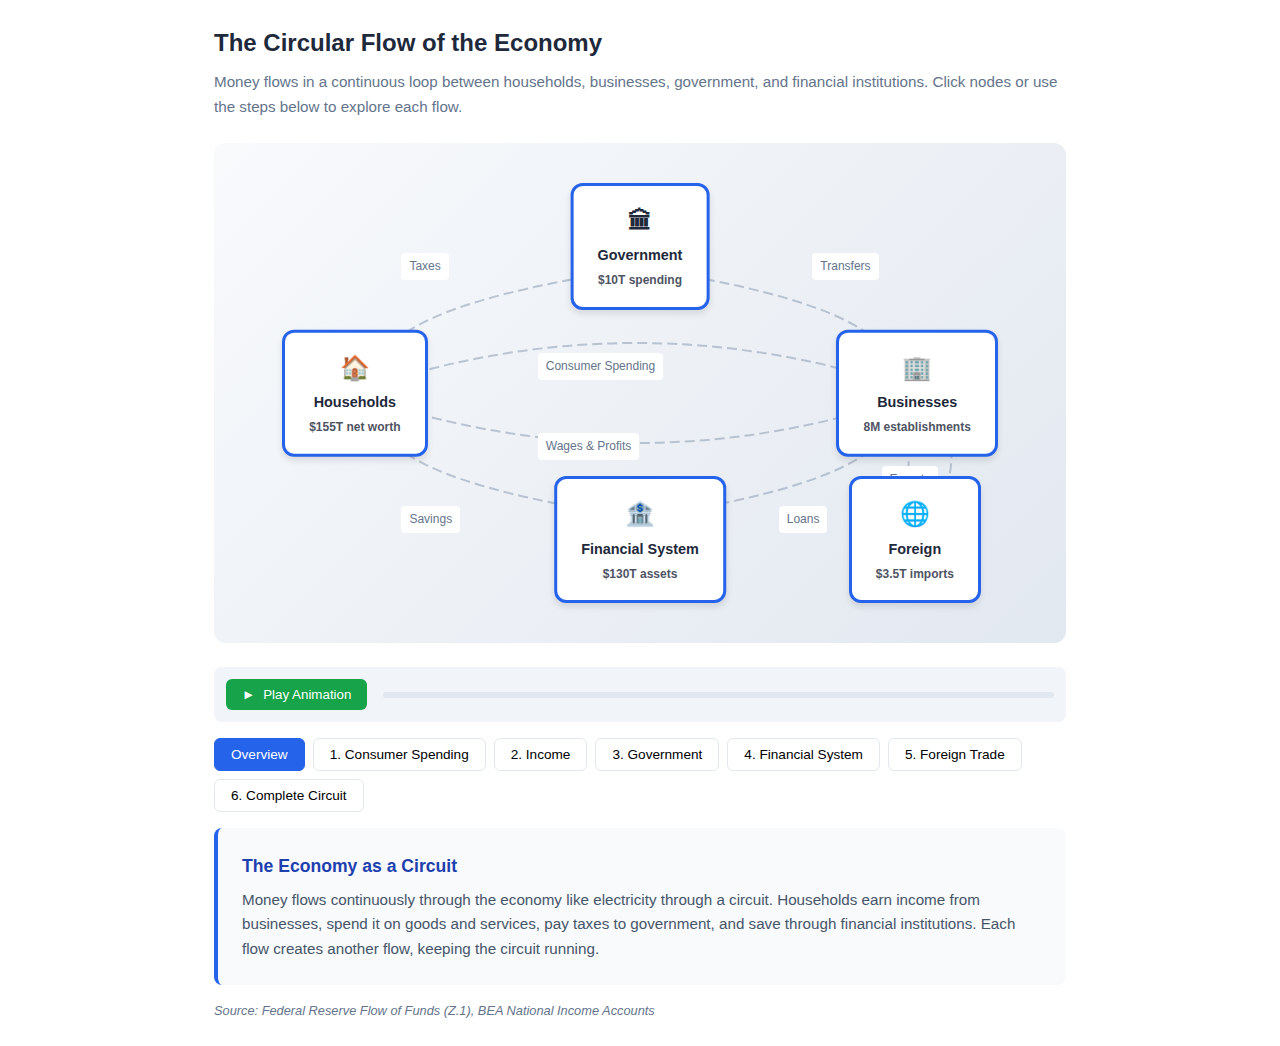
<file: _interactive/circular-flow.html>
<!DOCTYPE html>
<html lang="en">
<head>
    <meta charset="UTF-8">
    <meta name="viewport" content="width=device-width, initial-scale=1.0">
    <title>Circular Flow of the Economy - Interactive</title>
    <style>
        * {
            margin: 0;
            padding: 0;
            box-sizing: border-box;
        }
        body {
            font-family: -apple-system, BlinkMacSystemFont, 'Segoe UI', Roboto, sans-serif;
            background: #ffffff;
            color: #1e293b;
            line-height: 1.6;
        }
        .container {
            max-width: 900px;
            margin: 0 auto;
            padding: 1.5rem;
        }
        .title {
            font-size: 1.5rem;
            font-weight: 700;
            margin-bottom: 0.5rem;
        }
        .subtitle {
            font-size: 0.95rem;
            color: #64748b;
            margin-bottom: 1.5rem;
        }
        .diagram-container {
            position: relative;
            width: 100%;
            height: 500px;
            background: linear-gradient(135deg, #f8fafc 0%, #e2e8f0 100%);
            border-radius: 12px;
            overflow: hidden;
        }
        .node {
            position: absolute;
            padding: 1rem 1.5rem;
            background: white;
            border: 3px solid #2563eb;
            border-radius: 12px;
            font-weight: 600;
            text-align: center;
            cursor: pointer;
            transition: all 0.3s ease;
            z-index: 10;
            box-shadow: 0 4px 6px rgba(0,0,0,0.1);
        }
        .node:hover {
            transform: scale(1.05);
            box-shadow: 0 8px 20px rgba(37, 99, 235, 0.3);
        }
        .node.active {
            background: #2563eb;
            color: white;
            transform: scale(1.08);
            box-shadow: 0 0 30px rgba(37, 99, 235, 0.5);
        }
        .node-icon {
            font-size: 1.5rem;
            margin-bottom: 0.25rem;
        }
        .node-label {
            font-size: 0.9rem;
        }
        .node-value {
            font-size: 0.75rem;
            opacity: 0.8;
            margin-top: 0.25rem;
        }

        /* Node positions */
        #households { top: 50%; left: 8%; transform: translateY(-50%); }
        #businesses { top: 50%; right: 8%; transform: translateY(-50%); }
        #government { top: 8%; left: 50%; transform: translateX(-50%); }
        #financial { bottom: 8%; left: 50%; transform: translateX(-50%); }
        #foreign { bottom: 8%; right: 10%; }

        svg.flows {
            position: absolute;
            top: 0;
            left: 0;
            width: 100%;
            height: 100%;
            pointer-events: none;
        }
        .flow-path {
            fill: none;
            stroke: #94a3b8;
            stroke-width: 2;
            opacity: 0.6;
            transition: all 0.3s;
        }
        .flow-path.active {
            stroke: #2563eb;
            stroke-width: 4;
            opacity: 1;
        }
        .flow-path.highlight {
            stroke: #16a34a;
            stroke-width: 4;
            opacity: 1;
            animation: flowAnimation 1.5s ease-in-out infinite;
        }
        @keyframes flowAnimation {
            0%, 100% { stroke-dashoffset: 0; }
            50% { stroke-dashoffset: 20; }
        }
        .flow-label {
            position: absolute;
            font-size: 0.75rem;
            color: #64748b;
            background: white;
            padding: 0.25rem 0.5rem;
            border-radius: 4px;
            white-space: nowrap;
            pointer-events: none;
            transition: all 0.3s;
        }
        .flow-label.active {
            color: #2563eb;
            font-weight: 600;
            transform: scale(1.1);
        }

        .steps-container {
            margin-top: 1.5rem;
        }
        .step-buttons {
            display: flex;
            gap: 0.5rem;
            flex-wrap: wrap;
            margin-bottom: 1rem;
        }
        .step-btn {
            padding: 0.5rem 1rem;
            border: 1px solid #e2e8f0;
            border-radius: 6px;
            background: white;
            cursor: pointer;
            font-size: 0.85rem;
            transition: all 0.2s;
        }
        .step-btn:hover {
            border-color: #2563eb;
        }
        .step-btn.active {
            background: #2563eb;
            color: white;
            border-color: #2563eb;
        }
        .step-content {
            padding: 1.5rem;
            background: #f8fafc;
            border-radius: 8px;
            border-left: 4px solid #2563eb;
        }
        .step-title {
            font-weight: 700;
            font-size: 1.1rem;
            margin-bottom: 0.5rem;
            color: #1e40af;
        }
        .step-text {
            font-size: 0.95rem;
            color: #475569;
        }
        .step-value {
            display: inline-block;
            padding: 0.25rem 0.75rem;
            background: #dbeafe;
            color: #1e40af;
            border-radius: 20px;
            font-weight: 600;
            font-size: 0.9rem;
            margin-top: 0.5rem;
        }

        .playback-controls {
            display: flex;
            align-items: center;
            gap: 1rem;
            margin-bottom: 1rem;
            padding: 0.75rem;
            background: #f1f5f9;
            border-radius: 8px;
        }
        .play-btn {
            padding: 0.5rem 1rem;
            background: #16a34a;
            color: white;
            border: none;
            border-radius: 6px;
            cursor: pointer;
            font-weight: 500;
            display: flex;
            align-items: center;
            gap: 0.5rem;
        }
        .play-btn:hover {
            background: #15803d;
        }
        .play-btn.playing {
            background: #dc2626;
        }
        .progress-bar {
            flex: 1;
            height: 6px;
            background: #e2e8f0;
            border-radius: 3px;
            overflow: hidden;
        }
        .progress-fill {
            height: 100%;
            background: #2563eb;
            transition: width 0.3s;
        }
        .source {
            font-size: 0.8rem;
            color: #64748b;
            font-style: italic;
            margin-top: 1rem;
        }
    </style>
</head>
<body>
    <div class="container">
        <h1 class="title">The Circular Flow of the Economy</h1>
        <p class="subtitle">Money flows in a continuous loop between households, businesses, government, and financial institutions. Click nodes or use the steps below to explore each flow.</p>

        <div class="diagram-container" id="diagram">
            <svg class="flows" id="flowsSvg">
                <!-- Flow paths will be drawn by JS -->
            </svg>

            <div class="node" id="households" onclick="selectNode('households')">
                <div class="node-icon">&#127968;</div>
                <div class="node-label">Households</div>
                <div class="node-value">$155T net worth</div>
            </div>

            <div class="node" id="businesses" onclick="selectNode('businesses')">
                <div class="node-icon">&#127970;</div>
                <div class="node-label">Businesses</div>
                <div class="node-value">8M establishments</div>
            </div>

            <div class="node" id="government" onclick="selectNode('government')">
                <div class="node-icon">&#127963;</div>
                <div class="node-label">Government</div>
                <div class="node-value">$10T spending</div>
            </div>

            <div class="node" id="financial" onclick="selectNode('financial')">
                <div class="node-icon">&#127974;</div>
                <div class="node-label">Financial System</div>
                <div class="node-value">$130T assets</div>
            </div>

            <div class="node" id="foreign" onclick="selectNode('foreign')">
                <div class="node-icon">&#127760;</div>
                <div class="node-label">Foreign</div>
                <div class="node-value">$3.5T imports</div>
            </div>

            <!-- Flow labels positioned by JS -->
            <div class="flow-label" id="label-spending" style="top: 42%; left: 38%;">Consumer Spending</div>
            <div class="flow-label" id="label-wages" style="top: 58%; left: 38%;">Wages & Profits</div>
            <div class="flow-label" id="label-taxes" style="top: 22%; left: 22%;">Taxes</div>
            <div class="flow-label" id="label-transfers" style="top: 22%; right: 22%;">Transfers</div>
            <div class="flow-label" id="label-savings" style="bottom: 22%; left: 22%;">Savings</div>
            <div class="flow-label" id="label-loans" style="bottom: 22%; right: 28%;">Loans</div>
            <div class="flow-label" id="label-exports" style="bottom: 30%; right: 15%;">Exports</div>
            <div class="flow-label" id="label-imports" style="bottom: 40%; right: 15%;">Imports</div>
        </div>

        <div class="steps-container">
            <div class="playback-controls">
                <button class="play-btn" id="playBtn" onclick="togglePlayback()">
                    <span id="playIcon">&#9658;</span> <span id="playText">Play Animation</span>
                </button>
                <div class="progress-bar">
                    <div class="progress-fill" id="progressFill" style="width: 0%"></div>
                </div>
            </div>

            <div class="step-buttons" id="stepButtons">
                <button class="step-btn active" onclick="goToStep(0)">Overview</button>
                <button class="step-btn" onclick="goToStep(1)">1. Consumer Spending</button>
                <button class="step-btn" onclick="goToStep(2)">2. Income</button>
                <button class="step-btn" onclick="goToStep(3)">3. Government</button>
                <button class="step-btn" onclick="goToStep(4)">4. Financial System</button>
                <button class="step-btn" onclick="goToStep(5)">5. Foreign Trade</button>
                <button class="step-btn" onclick="goToStep(6)">6. Complete Circuit</button>
            </div>

            <div class="step-content" id="stepContent">
                <div class="step-title">The Economy as a Circuit</div>
                <div class="step-text">
                    Money flows continuously through the economy like electricity through a circuit. Households earn income from businesses, spend it on goods and services, pay taxes to government, and save through financial institutions. Each flow creates another flow, keeping the circuit running.
                </div>
            </div>
        </div>

        <p class="source">Source: Federal Reserve Flow of Funds (Z.1), BEA National Income Accounts</p>
    </div>

    <script>
        const steps = [
            {
                title: "The Economy as a Circuit",
                text: "Money flows continuously through the economy like electricity through a circuit. Households earn income from businesses, spend it on goods and services, pay taxes to government, and save through financial institutions. Each flow creates another flow, keeping the circuit running.",
                activeNodes: [],
                activeFlows: [],
                highlightFlows: []
            },
            {
                title: "Consumer Spending: $18 Trillion",
                text: "Households spend about $18 trillion annually on goods and services from businesses. This is the largest flow in the economy, making up roughly 70% of GDP. Housing, transportation, and food are the biggest categories.",
                activeNodes: ['households', 'businesses'],
                activeFlows: ['spending'],
                highlightFlows: ['spending'],
                value: "$18T annually"
            },
            {
                title: "Income: Wages, Salaries & Profits",
                text: "In return, businesses pay households for their labor and capital. $12 trillion flows as wages and salaries to workers. Another $3+ trillion flows as profits, dividends, and interest to owners and investors.",
                activeNodes: ['households', 'businesses'],
                activeFlows: ['wages'],
                highlightFlows: ['wages'],
                value: "$15T+ annually"
            },
            {
                title: "Government: Taxes & Transfers",
                text: "Government stands between households and businesses. It collects about $4.5 trillion in taxes and returns much of it through Social Security, Medicare, and other transfers ($3.5T). It also purchases goods and services from businesses ($2T).",
                activeNodes: ['households', 'government', 'businesses'],
                activeFlows: ['taxes', 'transfers'],
                highlightFlows: ['taxes', 'transfers'],
                value: "$10T total flow"
            },
            {
                title: "Financial System: Savings & Investment",
                text: "The financial system intermediates between savers and borrowers. Households deposit savings in banks and investment funds (~$2T flow). These funds are lent to businesses for investment, to households for mortgages, and to government to finance deficits.",
                activeNodes: ['households', 'financial', 'businesses'],
                activeFlows: ['savings', 'loans'],
                highlightFlows: ['savings', 'loans'],
                value: "$2T+ savings flow"
            },
            {
                title: "Foreign Trade: Imports & Exports",
                text: "The U.S. trades with the rest of the world. We export $2.5 trillion in goods and services and import $3.5 trillion. The $1 trillion trade deficit means foreign money flows into the U.S. to finance our consumption.",
                activeNodes: ['businesses', 'foreign'],
                activeFlows: ['exports', 'imports'],
                highlightFlows: ['imports', 'exports'],
                value: "$1T trade deficit"
            },
            {
                title: "The Complete Circuit",
                text: "All these flows are interconnected. A dollar earned as wages might be spent at a store, taxed by government, saved at a bank, or used to buy imports. The same dollar circulates multiple times, which is why GDP ($27T) exceeds the money supply.",
                activeNodes: ['households', 'businesses', 'government', 'financial', 'foreign'],
                activeFlows: ['spending', 'wages', 'taxes', 'transfers', 'savings', 'loans', 'exports', 'imports'],
                highlightFlows: ['spending', 'wages'],
                value: "$27T GDP"
            }
        ];

        let currentStep = 0;
        let isPlaying = false;
        let playInterval = null;

        function drawFlows() {
            const svg = document.getElementById('flowsSvg');
            const container = document.getElementById('diagram');
            const rect = container.getBoundingClientRect();

            // Get node positions
            const getNodeCenter = (id) => {
                const node = document.getElementById(id);
                const nodeRect = node.getBoundingClientRect();
                return {
                    x: nodeRect.left - rect.left + nodeRect.width / 2,
                    y: nodeRect.top - rect.top + nodeRect.height / 2
                };
            };

            const h = getNodeCenter('households');
            const b = getNodeCenter('businesses');
            const g = getNodeCenter('government');
            const f = getNodeCenter('financial');
            const fo = getNodeCenter('foreign');

            // Define curved paths
            const paths = {
                spending: `M ${h.x + 60} ${h.y - 20} Q ${(h.x + b.x) / 2} ${h.y - 80} ${b.x - 60} ${b.y - 20}`,
                wages: `M ${b.x - 60} ${b.y + 20} Q ${(h.x + b.x) / 2} ${b.y + 80} ${h.x + 60} ${h.y + 20}`,
                taxes: `M ${h.x + 30} ${h.y - 40} Q ${h.x + 60} ${g.y + 60} ${g.x - 50} ${g.y + 30}`,
                transfers: `M ${g.x + 50} ${g.y + 30} Q ${b.x - 60} ${g.y + 60} ${b.x - 30} ${b.y - 40}`,
                savings: `M ${h.x + 30} ${h.y + 40} Q ${h.x + 60} ${f.y - 60} ${f.x - 50} ${f.y - 30}`,
                loans: `M ${f.x + 50} ${f.y - 30} Q ${b.x - 60} ${f.y - 60} ${b.x - 30} ${b.y + 40}`,
                exports: `M ${b.x + 20} ${b.y + 40} Q ${fo.x - 20} ${b.y + 40} ${fo.x} ${fo.y - 30}`,
                imports: `M ${fo.x - 20} ${fo.y - 30} Q ${b.x + 50} ${fo.y - 20} ${b.x + 30} ${b.y + 20}`
            };

            svg.innerHTML = Object.entries(paths).map(([id, d]) =>
                `<path id="flow-${id}" class="flow-path" d="${d}" stroke-dasharray="10,5"/>`
            ).join('');
        }

        function goToStep(stepIndex) {
            currentStep = stepIndex;
            const step = steps[stepIndex];

            // Update step buttons
            document.querySelectorAll('.step-btn').forEach((btn, i) => {
                btn.classList.toggle('active', i === stepIndex);
            });

            // Update content
            document.getElementById('stepContent').innerHTML = `
                <div class="step-title">${step.title}</div>
                <div class="step-text">${step.text}</div>
                ${step.value ? `<div class="step-value">${step.value}</div>` : ''}
            `;

            // Update nodes
            document.querySelectorAll('.node').forEach(node => {
                node.classList.toggle('active', step.activeNodes.includes(node.id));
            });

            // Update flows
            document.querySelectorAll('.flow-path').forEach(path => {
                const flowId = path.id.replace('flow-', '');
                path.classList.remove('active', 'highlight');
                if (step.highlightFlows.includes(flowId)) {
                    path.classList.add('highlight');
                } else if (step.activeFlows.includes(flowId)) {
                    path.classList.add('active');
                }
            });

            // Update labels
            document.querySelectorAll('.flow-label').forEach(label => {
                const flowId = label.id.replace('label-', '');
                label.classList.toggle('active', step.activeFlows.includes(flowId));
            });

            // Update progress
            const progress = (stepIndex / (steps.length - 1)) * 100;
            document.getElementById('progressFill').style.width = `${progress}%`;
        }

        function selectNode(nodeId) {
            // Find step that highlights this node
            const relevantStep = steps.findIndex(s =>
                s.activeNodes.length > 0 &&
                s.activeNodes.includes(nodeId) &&
                s.activeNodes.length <= 3
            );
            if (relevantStep > 0) {
                goToStep(relevantStep);
            }
        }

        function togglePlayback() {
            isPlaying = !isPlaying;
            const btn = document.getElementById('playBtn');
            const icon = document.getElementById('playIcon');
            const text = document.getElementById('playText');

            if (isPlaying) {
                btn.classList.add('playing');
                icon.textContent = '⏸';
                text.textContent = 'Pause';
                currentStep = 0;
                goToStep(0);
                playInterval = setInterval(() => {
                    currentStep++;
                    if (currentStep >= steps.length) {
                        currentStep = 0;
                    }
                    goToStep(currentStep);
                }, 4000);
            } else {
                btn.classList.remove('playing');
                icon.textContent = '▶';
                text.textContent = 'Play Animation';
                clearInterval(playInterval);
            }
        }

        // Initialize
        window.addEventListener('load', () => {
            setTimeout(drawFlows, 100);
            goToStep(0);
        });
        window.addEventListener('resize', drawFlows);
    </script>
</body>
</html>
</file>
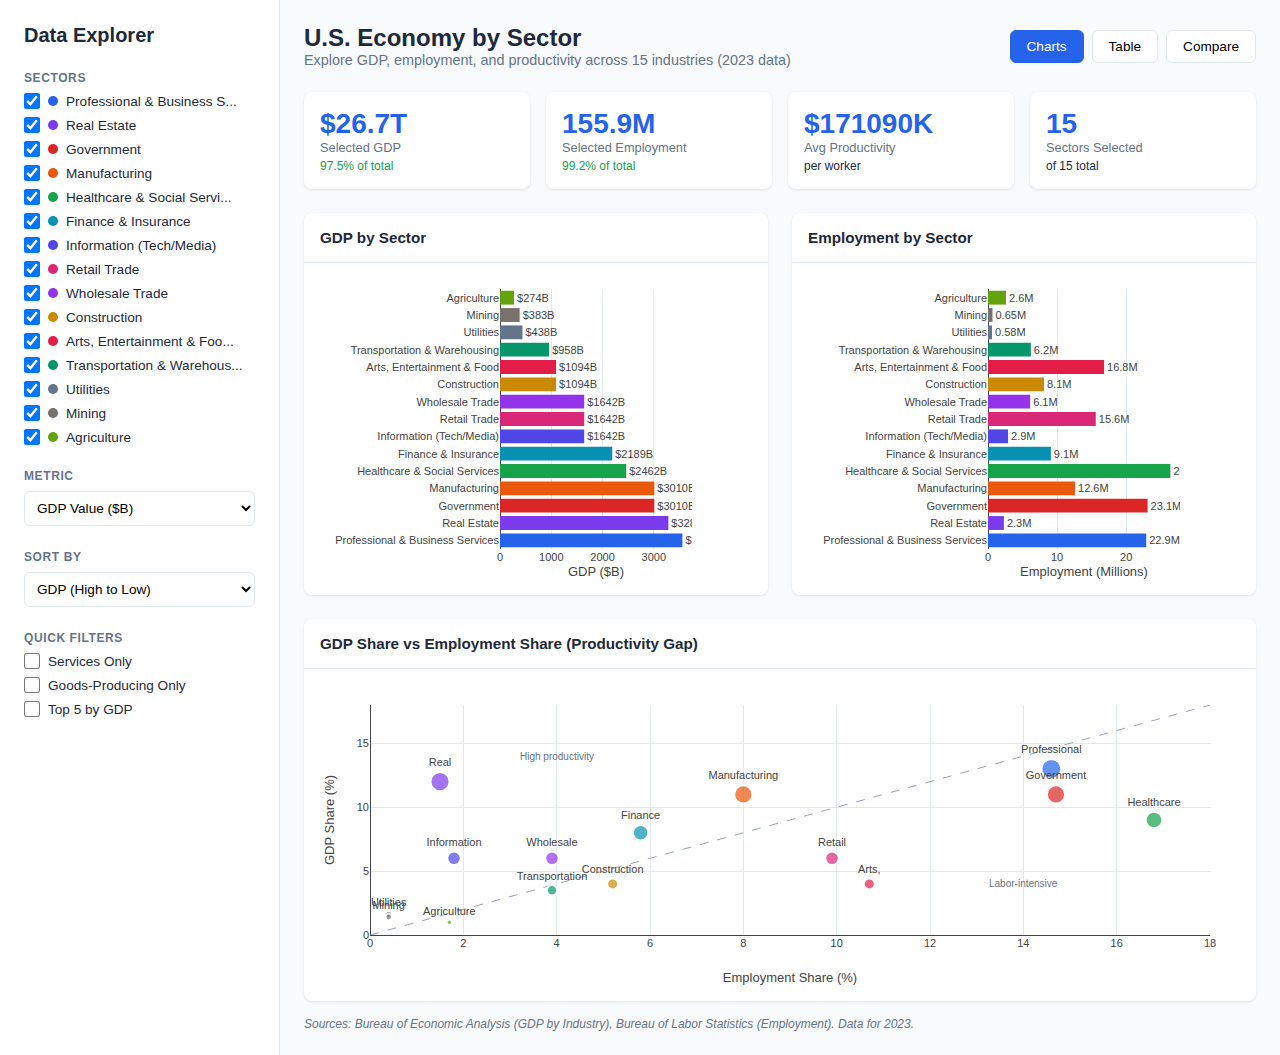
<file: _interactive/data-explorer.html>
<!DOCTYPE html>
<html lang="en">
<head>
    <meta charset="UTF-8">
    <meta name="viewport" content="width=device-width, initial-scale=1.0">
    <title>Economic Data Explorer - Interactive Dashboard</title>
    <script src="https://cdn.plot.ly/plotly-2.27.0.min.js"></script>
    <style>
        * {
            margin: 0;
            padding: 0;
            box-sizing: border-box;
        }
        body {
            font-family: -apple-system, BlinkMacSystemFont, 'Segoe UI', Roboto, sans-serif;
            background: #f8fafc;
            color: #1e293b;
        }
        .dashboard {
            display: grid;
            grid-template-columns: 280px 1fr;
            min-height: 100vh;
        }
        @media (max-width: 900px) {
            .dashboard {
                grid-template-columns: 1fr;
            }
        }
        .sidebar {
            background: white;
            padding: 1.5rem;
            border-right: 1px solid #e2e8f0;
        }
        .sidebar-title {
            font-size: 1.25rem;
            font-weight: 700;
            margin-bottom: 1.5rem;
            color: #1e293b;
        }
        .filter-section {
            margin-bottom: 1.5rem;
        }
        .filter-title {
            font-size: 0.75rem;
            font-weight: 600;
            text-transform: uppercase;
            letter-spacing: 0.05em;
            color: #64748b;
            margin-bottom: 0.5rem;
        }
        .filter-group {
            display: flex;
            flex-direction: column;
            gap: 0.5rem;
        }
        .checkbox-item {
            display: flex;
            align-items: center;
            gap: 0.5rem;
            font-size: 0.85rem;
            cursor: pointer;
        }
        .checkbox-item input {
            width: 16px;
            height: 16px;
            cursor: pointer;
        }
        .color-dot {
            width: 10px;
            height: 10px;
            border-radius: 50%;
            flex-shrink: 0;
        }
        select {
            width: 100%;
            padding: 0.5rem;
            border: 1px solid #e2e8f0;
            border-radius: 6px;
            font-size: 0.85rem;
            background: white;
        }
        .main-content {
            padding: 1.5rem;
            overflow-y: auto;
        }
        .header {
            display: flex;
            justify-content: space-between;
            align-items: center;
            margin-bottom: 1.5rem;
            flex-wrap: wrap;
            gap: 1rem;
        }
        .header-title {
            font-size: 1.5rem;
            font-weight: 700;
        }
        .header-subtitle {
            font-size: 0.9rem;
            color: #64748b;
        }
        .view-toggle {
            display: flex;
            gap: 0.5rem;
        }
        .view-btn {
            padding: 0.5rem 1rem;
            border: 1px solid #e2e8f0;
            border-radius: 6px;
            background: white;
            cursor: pointer;
            font-size: 0.85rem;
        }
        .view-btn:hover {
            border-color: #2563eb;
        }
        .view-btn.active {
            background: #2563eb;
            color: white;
            border-color: #2563eb;
        }
        .stats-grid {
            display: grid;
            grid-template-columns: repeat(auto-fit, minmax(180px, 1fr));
            gap: 1rem;
            margin-bottom: 1.5rem;
        }
        .stat-card {
            background: white;
            padding: 1rem;
            border-radius: 8px;
            box-shadow: 0 1px 3px rgba(0,0,0,0.1);
        }
        .stat-value {
            font-size: 1.75rem;
            font-weight: 700;
            color: #2563eb;
        }
        .stat-label {
            font-size: 0.8rem;
            color: #64748b;
        }
        .stat-change {
            font-size: 0.75rem;
            margin-top: 0.25rem;
        }
        .stat-change.positive {
            color: #16a34a;
        }
        .stat-change.negative {
            color: #dc2626;
        }
        .chart-grid {
            display: grid;
            grid-template-columns: repeat(auto-fit, minmax(400px, 1fr));
            gap: 1.5rem;
        }
        @media (max-width: 900px) {
            .chart-grid {
                grid-template-columns: 1fr;
            }
        }
        .chart-card {
            background: white;
            border-radius: 8px;
            box-shadow: 0 1px 3px rgba(0,0,0,0.1);
            overflow: hidden;
        }
        .chart-header {
            padding: 1rem;
            border-bottom: 1px solid #e2e8f0;
            display: flex;
            justify-content: space-between;
            align-items: center;
        }
        .chart-title {
            font-weight: 600;
            font-size: 0.95rem;
        }
        .chart-actions {
            display: flex;
            gap: 0.5rem;
        }
        .chart-btn {
            padding: 0.25rem 0.5rem;
            border: 1px solid #e2e8f0;
            border-radius: 4px;
            background: white;
            cursor: pointer;
            font-size: 0.75rem;
        }
        .chart-btn:hover {
            background: #f1f5f9;
        }
        .chart-body {
            padding: 1rem;
        }
        .chart-area {
            height: 300px;
        }
        .data-table {
            width: 100%;
            border-collapse: collapse;
            font-size: 0.85rem;
        }
        .data-table th {
            text-align: left;
            padding: 0.75rem;
            background: #f8fafc;
            border-bottom: 2px solid #e2e8f0;
            font-weight: 600;
            position: sticky;
            top: 0;
        }
        .data-table td {
            padding: 0.75rem;
            border-bottom: 1px solid #e2e8f0;
        }
        .data-table tr:hover {
            background: #f8fafc;
        }
        .comparison-container {
            background: white;
            border-radius: 8px;
            padding: 1.5rem;
            box-shadow: 0 1px 3px rgba(0,0,0,0.1);
        }
        .comparison-header {
            display: flex;
            gap: 1rem;
            margin-bottom: 1rem;
            flex-wrap: wrap;
        }
        .comparison-select {
            flex: 1;
            min-width: 200px;
        }
        .comparison-select label {
            display: block;
            font-size: 0.75rem;
            font-weight: 600;
            color: #64748b;
            margin-bottom: 0.25rem;
        }
        #comparisonChart {
            height: 350px;
        }
        .source-note {
            font-size: 0.75rem;
            color: #64748b;
            font-style: italic;
            margin-top: 1rem;
        }
    </style>
</head>
<body>
    <div class="dashboard">
        <aside class="sidebar">
            <h2 class="sidebar-title">Data Explorer</h2>

            <div class="filter-section">
                <div class="filter-title">Sectors</div>
                <div class="filter-group" id="sectorFilters">
                    <!-- Generated by JS -->
                </div>
            </div>

            <div class="filter-section">
                <div class="filter-title">Metric</div>
                <select id="metricSelect" onchange="updateDashboard()">
                    <option value="gdp">GDP Value ($B)</option>
                    <option value="gdpShare">GDP Share (%)</option>
                    <option value="employment">Employment (M)</option>
                    <option value="empShare">Employment Share (%)</option>
                    <option value="productivity">Productivity ($/worker)</option>
                </select>
            </div>

            <div class="filter-section">
                <div class="filter-title">Sort By</div>
                <select id="sortSelect" onchange="updateDashboard()">
                    <option value="gdp">GDP (High to Low)</option>
                    <option value="employment">Employment</option>
                    <option value="productivity">Productivity</option>
                    <option value="alphabetical">Alphabetical</option>
                </select>
            </div>

            <div class="filter-section">
                <div class="filter-title">Quick Filters</div>
                <div class="filter-group">
                    <label class="checkbox-item">
                        <input type="checkbox" id="filterServices" onchange="applyQuickFilter('services')">
                        Services Only
                    </label>
                    <label class="checkbox-item">
                        <input type="checkbox" id="filterGoods" onchange="applyQuickFilter('goods')">
                        Goods-Producing Only
                    </label>
                    <label class="checkbox-item">
                        <input type="checkbox" id="filterTop5" onchange="applyQuickFilter('top5')">
                        Top 5 by GDP
                    </label>
                </div>
            </div>
        </aside>

        <main class="main-content">
            <div class="header">
                <div>
                    <h1 class="header-title">U.S. Economy by Sector</h1>
                    <p class="header-subtitle">Explore GDP, employment, and productivity across 15 industries (2023 data)</p>
                </div>
                <div class="view-toggle">
                    <button class="view-btn active" id="chartViewBtn" onclick="setView('chart')">Charts</button>
                    <button class="view-btn" id="tableViewBtn" onclick="setView('table')">Table</button>
                    <button class="view-btn" id="compareViewBtn" onclick="setView('compare')">Compare</button>
                </div>
            </div>

            <div class="stats-grid" id="statsGrid">
                <!-- Generated by JS -->
            </div>

            <div id="chartView">
                <div class="chart-grid">
                    <div class="chart-card">
                        <div class="chart-header">
                            <span class="chart-title">GDP by Sector</span>
                        </div>
                        <div class="chart-body">
                            <div id="gdpChart" class="chart-area"></div>
                        </div>
                    </div>
                    <div class="chart-card">
                        <div class="chart-header">
                            <span class="chart-title">Employment by Sector</span>
                        </div>
                        <div class="chart-body">
                            <div id="employmentChart" class="chart-area"></div>
                        </div>
                    </div>
                    <div class="chart-card" style="grid-column: 1 / -1;">
                        <div class="chart-header">
                            <span class="chart-title">GDP Share vs Employment Share (Productivity Gap)</span>
                        </div>
                        <div class="chart-body">
                            <div id="scatterChart" class="chart-area"></div>
                        </div>
                    </div>
                </div>
            </div>

            <div id="tableView" style="display: none;">
                <div class="chart-card">
                    <div class="chart-body" style="overflow-x: auto;">
                        <table class="data-table" id="dataTable">
                            <!-- Generated by JS -->
                        </table>
                    </div>
                </div>
            </div>

            <div id="compareView" style="display: none;">
                <div class="comparison-container">
                    <div class="comparison-header">
                        <div class="comparison-select">
                            <label>Sector 1</label>
                            <select id="compare1" onchange="updateComparison()"></select>
                        </div>
                        <div class="comparison-select">
                            <label>Sector 2</label>
                            <select id="compare2" onchange="updateComparison()"></select>
                        </div>
                    </div>
                    <div id="comparisonChart"></div>
                </div>
            </div>

            <p class="source-note">Sources: Bureau of Economic Analysis (GDP by Industry), Bureau of Labor Statistics (Employment). Data for 2023.</p>
        </main>
    </div>

    <script>
        const sectors = [
            {name: "Professional & Business Services", gdp: 3557, gdpShare: 13.0, employment: 22.9, empShare: 14.6, color: "#2563eb", type: "services"},
            {name: "Real Estate", gdp: 3283, gdpShare: 12.0, employment: 2.3, empShare: 1.5, color: "#7c3aed", type: "services"},
            {name: "Government", gdp: 3010, gdpShare: 11.0, employment: 23.1, empShare: 14.7, color: "#dc2626", type: "services"},
            {name: "Manufacturing", gdp: 3010, gdpShare: 11.0, employment: 12.6, empShare: 8.0, color: "#ea580c", type: "goods"},
            {name: "Healthcare & Social Services", gdp: 2462, gdpShare: 9.0, employment: 26.4, empShare: 16.8, color: "#16a34a", type: "services"},
            {name: "Finance & Insurance", gdp: 2189, gdpShare: 8.0, employment: 9.1, empShare: 5.8, color: "#0891b2", type: "services"},
            {name: "Information (Tech/Media)", gdp: 1642, gdpShare: 6.0, employment: 2.9, empShare: 1.8, color: "#4f46e5", type: "services"},
            {name: "Retail Trade", gdp: 1642, gdpShare: 6.0, employment: 15.6, empShare: 9.9, color: "#db2777", type: "services"},
            {name: "Wholesale Trade", gdp: 1642, gdpShare: 6.0, employment: 6.1, empShare: 3.9, color: "#9333ea", type: "services"},
            {name: "Construction", gdp: 1094, gdpShare: 4.0, employment: 8.1, empShare: 5.2, color: "#ca8a04", type: "goods"},
            {name: "Arts, Entertainment & Food", gdp: 1094, gdpShare: 4.0, employment: 16.8, empShare: 10.7, color: "#e11d48", type: "services"},
            {name: "Transportation & Warehousing", gdp: 958, gdpShare: 3.5, employment: 6.2, empShare: 3.9, color: "#059669", type: "services"},
            {name: "Utilities", gdp: 438, gdpShare: 1.6, employment: 0.58, empShare: 0.4, color: "#64748b", type: "goods"},
            {name: "Mining", gdp: 383, gdpShare: 1.4, employment: 0.65, empShare: 0.4, color: "#78716c", type: "goods"},
            {name: "Agriculture", gdp: 274, gdpShare: 1.0, employment: 2.6, empShare: 1.7, color: "#65a30d", type: "goods"}
        ];

        // Calculate productivity
        sectors.forEach(s => {
            s.productivity = Math.round((s.gdp / s.employment) * 1000);
        });

        let selectedSectors = sectors.map(s => s.name);
        let currentView = 'chart';

        function initFilters() {
            const container = document.getElementById('sectorFilters');
            container.innerHTML = sectors.map(s => `
                <label class="checkbox-item">
                    <input type="checkbox" value="${s.name}" checked onchange="updateSectorFilter()">
                    <span class="color-dot" style="background: ${s.color}"></span>
                    ${s.name.length > 25 ? s.name.substring(0, 25) + '...' : s.name}
                </label>
            `).join('');

            // Init comparison selects
            const options = sectors.map(s => `<option value="${s.name}">${s.name}</option>`).join('');
            document.getElementById('compare1').innerHTML = options;
            document.getElementById('compare2').innerHTML = options;
            document.getElementById('compare2').selectedIndex = 1;
        }

        function updateSectorFilter() {
            const checkboxes = document.querySelectorAll('#sectorFilters input[type="checkbox"]');
            selectedSectors = Array.from(checkboxes)
                .filter(cb => cb.checked)
                .map(cb => cb.value);
            updateDashboard();
        }

        function applyQuickFilter(filter) {
            const checkboxes = document.querySelectorAll('#sectorFilters input[type="checkbox"]');

            // Reset other quick filters
            document.getElementById('filterServices').checked = filter === 'services';
            document.getElementById('filterGoods').checked = filter === 'goods';
            document.getElementById('filterTop5').checked = filter === 'top5';

            if (filter === 'services') {
                checkboxes.forEach(cb => {
                    const sector = sectors.find(s => s.name === cb.value);
                    cb.checked = sector && sector.type === 'services';
                });
            } else if (filter === 'goods') {
                checkboxes.forEach(cb => {
                    const sector = sectors.find(s => s.name === cb.value);
                    cb.checked = sector && sector.type === 'goods';
                });
            } else if (filter === 'top5') {
                const top5 = [...sectors].sort((a, b) => b.gdp - a.gdp).slice(0, 5).map(s => s.name);
                checkboxes.forEach(cb => {
                    cb.checked = top5.includes(cb.value);
                });
            }

            updateSectorFilter();
        }

        function setView(view) {
            currentView = view;
            document.getElementById('chartView').style.display = view === 'chart' ? 'block' : 'none';
            document.getElementById('tableView').style.display = view === 'table' ? 'block' : 'none';
            document.getElementById('compareView').style.display = view === 'compare' ? 'block' : 'none';

            document.getElementById('chartViewBtn').classList.toggle('active', view === 'chart');
            document.getElementById('tableViewBtn').classList.toggle('active', view === 'table');
            document.getElementById('compareViewBtn').classList.toggle('active', view === 'compare');

            if (view === 'compare') updateComparison();
        }

        function getFilteredData() {
            const sortBy = document.getElementById('sortSelect').value;
            let data = sectors.filter(s => selectedSectors.includes(s.name));

            switch(sortBy) {
                case 'gdp':
                    data.sort((a, b) => b.gdp - a.gdp);
                    break;
                case 'employment':
                    data.sort((a, b) => b.employment - a.employment);
                    break;
                case 'productivity':
                    data.sort((a, b) => b.productivity - a.productivity);
                    break;
                case 'alphabetical':
                    data.sort((a, b) => a.name.localeCompare(b.name));
                    break;
            }
            return data;
        }

        function updateDashboard() {
            updateStats();
            updateGDPChart();
            updateEmploymentChart();
            updateScatterChart();
            updateTable();
        }

        function updateStats() {
            const data = getFilteredData();
            const totalGDP = data.reduce((sum, s) => sum + s.gdp, 0);
            const totalEmp = data.reduce((sum, s) => sum + s.employment, 0);
            const avgProductivity = Math.round(totalGDP / totalEmp * 1000);

            document.getElementById('statsGrid').innerHTML = `
                <div class="stat-card">
                    <div class="stat-value">$${(totalGDP / 1000).toFixed(1)}T</div>
                    <div class="stat-label">Selected GDP</div>
                    <div class="stat-change positive">${((totalGDP / 27360) * 100).toFixed(1)}% of total</div>
                </div>
                <div class="stat-card">
                    <div class="stat-value">${totalEmp.toFixed(1)}M</div>
                    <div class="stat-label">Selected Employment</div>
                    <div class="stat-change positive">${((totalEmp / 157.2) * 100).toFixed(1)}% of total</div>
                </div>
                <div class="stat-card">
                    <div class="stat-value">$${avgProductivity}K</div>
                    <div class="stat-label">Avg Productivity</div>
                    <div class="stat-change">per worker</div>
                </div>
                <div class="stat-card">
                    <div class="stat-value">${data.length}</div>
                    <div class="stat-label">Sectors Selected</div>
                    <div class="stat-change">of 15 total</div>
                </div>
            `;
        }

        function updateGDPChart() {
            const data = getFilteredData();
            const trace = {
                x: data.map(d => d.gdp),
                y: data.map(d => d.name),
                type: 'bar',
                orientation: 'h',
                marker: {color: data.map(d => d.color)},
                text: data.map(d => `$${d.gdp}B`),
                textposition: 'outside',
                hovertemplate: '<b>%{y}</b><br>GDP: $%{x}B<extra></extra>'
            };
            const layout = {
                margin: {l: 180, r: 60, t: 10, b: 30},
                xaxis: {title: 'GDP ($B)', gridcolor: '#e2e8f0'},
                yaxis: {automargin: true},
                font: {family: '-apple-system, sans-serif', size: 11},
                plot_bgcolor: 'white'
            };
            Plotly.newPlot('gdpChart', [trace], layout, {responsive: true, displaylogo: false});
        }

        function updateEmploymentChart() {
            const data = getFilteredData();
            const trace = {
                x: data.map(d => d.employment),
                y: data.map(d => d.name),
                type: 'bar',
                orientation: 'h',
                marker: {color: data.map(d => d.color)},
                text: data.map(d => `${d.employment}M`),
                textposition: 'outside',
                hovertemplate: '<b>%{y}</b><br>Employment: %{x}M<extra></extra>'
            };
            const layout = {
                margin: {l: 180, r: 60, t: 10, b: 30},
                xaxis: {title: 'Employment (Millions)', gridcolor: '#e2e8f0'},
                yaxis: {automargin: true},
                font: {family: '-apple-system, sans-serif', size: 11},
                plot_bgcolor: 'white'
            };
            Plotly.newPlot('employmentChart', [trace], layout, {responsive: true, displaylogo: false});
        }

        function updateScatterChart() {
            const data = getFilteredData();
            const trace = {
                x: data.map(d => d.empShare),
                y: data.map(d => d.gdpShare),
                mode: 'markers+text',
                type: 'scatter',
                text: data.map(d => d.name.split(' ')[0]),
                textposition: 'top center',
                marker: {
                    size: data.map(d => Math.sqrt(d.gdp) / 3),
                    color: data.map(d => d.color),
                    line: {width: 2, color: 'white'}
                },
                hovertemplate: '<b>%{hovertext}</b><br>GDP Share: %{y}%<br>Emp Share: %{x}%<extra></extra>',
                hovertext: data.map(d => d.name)
            };
            const diagLine = {
                x: [0, 18],
                y: [0, 18],
                mode: 'lines',
                type: 'scatter',
                line: {color: '#94a3b8', dash: 'dash', width: 1},
                showlegend: false,
                hoverinfo: 'skip'
            };
            const layout = {
                margin: {l: 50, r: 30, t: 20, b: 50},
                xaxis: {title: 'Employment Share (%)', range: [0, 18], gridcolor: '#e2e8f0'},
                yaxis: {title: 'GDP Share (%)', range: [0, 18], gridcolor: '#e2e8f0'},
                font: {family: '-apple-system, sans-serif', size: 11},
                plot_bgcolor: 'white',
                showlegend: false,
                annotations: [
                    {x: 14, y: 4, text: 'Labor-intensive', showarrow: false, font: {size: 10, color: '#64748b'}},
                    {x: 4, y: 14, text: 'High productivity', showarrow: false, font: {size: 10, color: '#64748b'}}
                ]
            };
            Plotly.newPlot('scatterChart', [diagLine, trace], layout, {responsive: true, displaylogo: false});
        }

        function updateTable() {
            const data = getFilteredData();
            const table = document.getElementById('dataTable');
            table.innerHTML = `
                <thead>
                    <tr>
                        <th>Sector</th>
                        <th>GDP ($B)</th>
                        <th>GDP Share</th>
                        <th>Employment (M)</th>
                        <th>Emp Share</th>
                        <th>Productivity</th>
                        <th>Type</th>
                    </tr>
                </thead>
                <tbody>
                    ${data.map(d => `
                        <tr>
                            <td><span class="color-dot" style="background:${d.color};display:inline-block;margin-right:8px;"></span>${d.name}</td>
                            <td>$${d.gdp.toLocaleString()}</td>
                            <td>${d.gdpShare}%</td>
                            <td>${d.employment}</td>
                            <td>${d.empShare}%</td>
                            <td>$${d.productivity.toLocaleString()}</td>
                            <td>${d.type}</td>
                        </tr>
                    `).join('')}
                </tbody>
            `;
        }

        function updateComparison() {
            const sector1 = document.getElementById('compare1').value;
            const sector2 = document.getElementById('compare2').value;

            const s1 = sectors.find(s => s.name === sector1);
            const s2 = sectors.find(s => s.name === sector2);

            const metrics = ['GDP ($B)', 'GDP Share (%)', 'Employment (M)', 'Emp Share (%)', 'Productivity ($K)'];
            const values1 = [s1.gdp, s1.gdpShare, s1.employment, s1.empShare, s1.productivity / 1000];
            const values2 = [s2.gdp, s2.gdpShare, s2.employment, s2.empShare, s2.productivity / 1000];

            const trace1 = {
                x: metrics,
                y: values1,
                name: s1.name.split(' ')[0],
                type: 'bar',
                marker: {color: s1.color}
            };
            const trace2 = {
                x: metrics,
                y: values2,
                name: s2.name.split(' ')[0],
                type: 'bar',
                marker: {color: s2.color}
            };

            const layout = {
                barmode: 'group',
                margin: {l: 50, r: 30, t: 30, b: 80},
                legend: {orientation: 'h', y: 1.1},
                font: {family: '-apple-system, sans-serif', size: 11},
                plot_bgcolor: 'white'
            };

            Plotly.newPlot('comparisonChart', [trace1, trace2], layout, {responsive: true, displaylogo: false});
        }

        // Initialize
        initFilters();
        updateDashboard();
    </script>
</body>
</html>
</file>
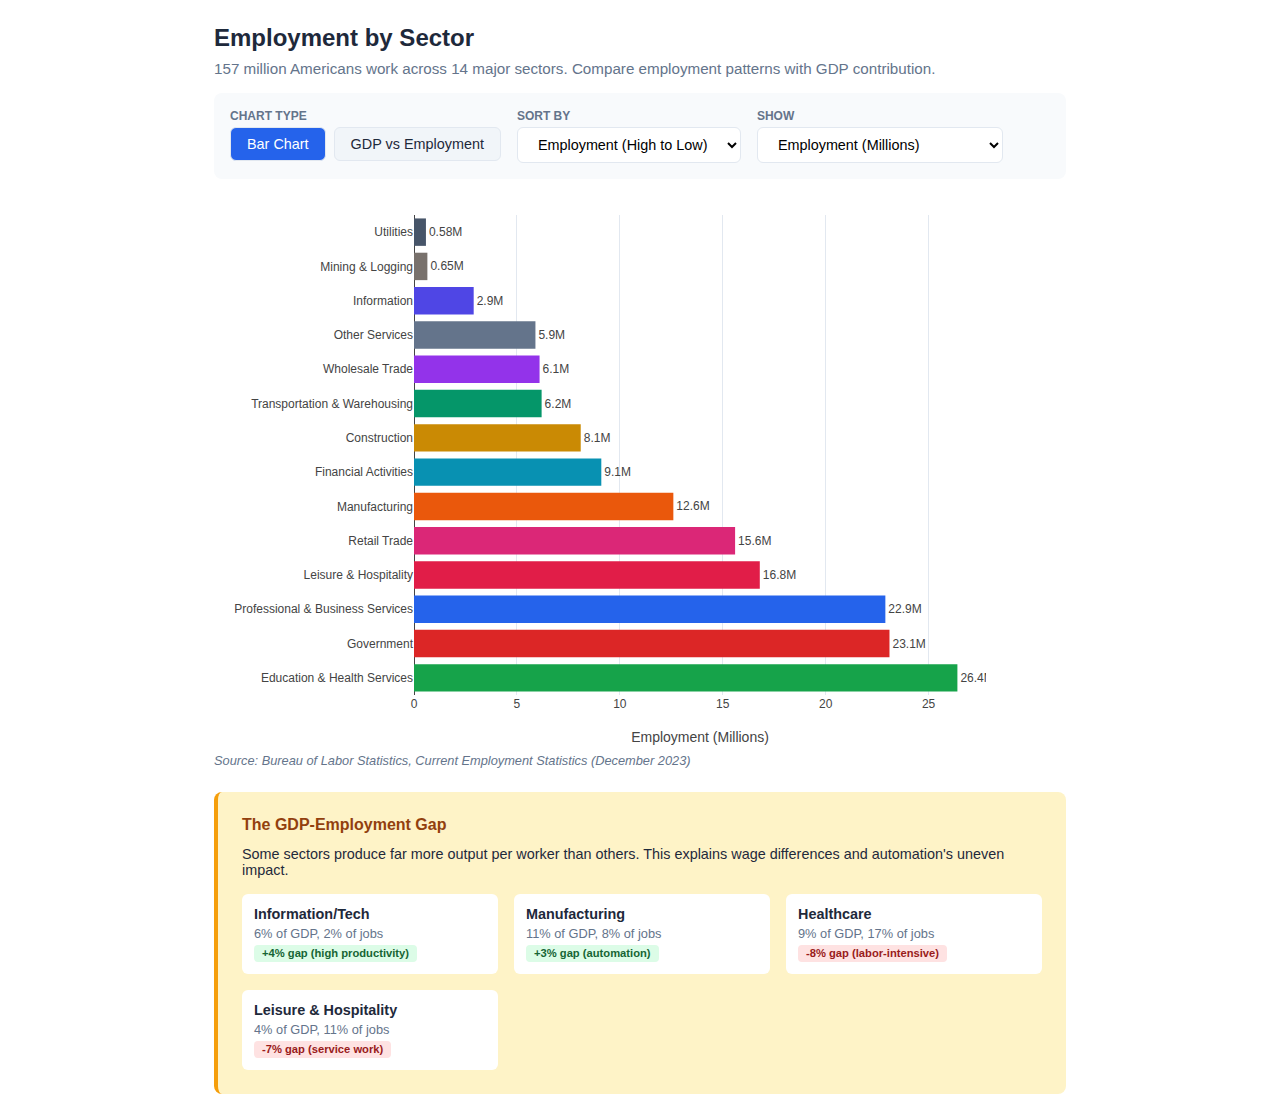
<file: _interactive/employment-chart.html>
<!DOCTYPE html>
<html lang="en">
<head>
    <meta charset="UTF-8">
    <meta name="viewport" content="width=device-width, initial-scale=1.0">
    <title>Employment by Sector - Interactive Chart</title>
    <script src="https://cdn.plot.ly/plotly-2.27.0.min.js"></script>
    <style>
        * {
            margin: 0;
            padding: 0;
            box-sizing: border-box;
        }
        body {
            font-family: -apple-system, BlinkMacSystemFont, 'Segoe UI', Roboto, sans-serif;
            background: #ffffff;
            color: #1e293b;
        }
        .container {
            max-width: 900px;
            margin: 0 auto;
            padding: 1.5rem;
        }
        .title {
            font-size: 1.5rem;
            font-weight: 700;
            margin-bottom: 0.5rem;
        }
        .subtitle {
            font-size: 0.95rem;
            color: #64748b;
            margin-bottom: 1rem;
        }
        .controls {
            display: flex;
            gap: 1rem;
            flex-wrap: wrap;
            margin-bottom: 1rem;
            padding: 1rem;
            background: #f8fafc;
            border-radius: 8px;
        }
        .control-group {
            display: flex;
            flex-direction: column;
            gap: 0.25rem;
        }
        .control-label {
            font-size: 0.75rem;
            font-weight: 600;
            text-transform: uppercase;
            color: #64748b;
        }
        select, button {
            padding: 0.5rem 1rem;
            border: 1px solid #e2e8f0;
            border-radius: 6px;
            font-size: 0.9rem;
            background: white;
            cursor: pointer;
        }
        button {
            background: #2563eb;
            color: white;
            border: none;
            font-weight: 500;
        }
        button:hover {
            background: #1d4ed8;
        }
        button.active {
            background: #1e40af;
        }
        .btn-group {
            display: flex;
            gap: 0.5rem;
        }
        .btn-secondary {
            background: #f1f5f9;
            color: #1e293b;
            border: 1px solid #e2e8f0;
        }
        .btn-secondary:hover {
            background: #e2e8f0;
        }
        .btn-secondary.active {
            background: #2563eb;
            color: white;
        }
        #chart {
            width: 100%;
            height: 550px;
        }
        .source {
            font-size: 0.8rem;
            color: #64748b;
            font-style: italic;
            margin-top: 0.5rem;
        }
        .gap-analysis {
            margin-top: 1.5rem;
            padding: 1.5rem;
            background: #fef3c7;
            border-radius: 8px;
            border-left: 4px solid #f59e0b;
        }
        .gap-title {
            font-weight: 700;
            color: #92400e;
            margin-bottom: 0.75rem;
        }
        .gap-grid {
            display: grid;
            grid-template-columns: repeat(auto-fit, minmax(200px, 1fr));
            gap: 1rem;
        }
        .gap-item {
            padding: 0.75rem;
            background: white;
            border-radius: 6px;
        }
        .gap-sector {
            font-weight: 600;
            font-size: 0.9rem;
        }
        .gap-stat {
            font-size: 0.8rem;
            color: #64748b;
            margin-top: 0.25rem;
        }
        .gap-indicator {
            display: inline-block;
            padding: 0.15rem 0.5rem;
            border-radius: 4px;
            font-size: 0.7rem;
            font-weight: 600;
            margin-top: 0.25rem;
        }
        .gap-high {
            background: #dcfce7;
            color: #166534;
        }
        .gap-low {
            background: #fee2e2;
            color: #991b1b;
        }
    </style>
</head>
<body>
    <div class="container">
        <h1 class="title">Employment by Sector</h1>
        <p class="subtitle">157 million Americans work across 14 major sectors. Compare employment patterns with GDP contribution.</p>

        <div class="controls">
            <div class="control-group">
                <label class="control-label">Chart Type</label>
                <div class="btn-group">
                    <button id="btnBar" class="btn-secondary active" onclick="setChartType('bar')">Bar Chart</button>
                    <button id="btnScatter" class="btn-secondary" onclick="setChartType('scatter')">GDP vs Employment</button>
                </div>
            </div>
            <div class="control-group">
                <label class="control-label">Sort By</label>
                <select id="sortBy" onchange="updateChart()">
                    <option value="employment">Employment (High to Low)</option>
                    <option value="gdp">GDP Share</option>
                    <option value="productivity">Productivity</option>
                    <option value="alphabetical">Alphabetical</option>
                </select>
            </div>
            <div class="control-group">
                <label class="control-label">Show</label>
                <select id="showMetric" onchange="updateChart()">
                    <option value="employment">Employment (Millions)</option>
                    <option value="share">Employment Share (%)</option>
                    <option value="both">Compare GDP & Employment</option>
                </select>
            </div>
        </div>

        <div id="chart"></div>

        <p class="source">Source: Bureau of Labor Statistics, Current Employment Statistics (December 2023)</p>

        <div class="gap-analysis">
            <div class="gap-title">The GDP-Employment Gap</div>
            <p style="margin-bottom: 1rem; font-size: 0.9rem;">Some sectors produce far more output per worker than others. This explains wage differences and automation's uneven impact.</p>
            <div class="gap-grid">
                <div class="gap-item">
                    <div class="gap-sector">Information/Tech</div>
                    <div class="gap-stat">6% of GDP, 2% of jobs</div>
                    <div class="gap-indicator gap-high">+4% gap (high productivity)</div>
                </div>
                <div class="gap-item">
                    <div class="gap-sector">Manufacturing</div>
                    <div class="gap-stat">11% of GDP, 8% of jobs</div>
                    <div class="gap-indicator gap-high">+3% gap (automation)</div>
                </div>
                <div class="gap-item">
                    <div class="gap-sector">Healthcare</div>
                    <div class="gap-stat">9% of GDP, 17% of jobs</div>
                    <div class="gap-indicator gap-low">-8% gap (labor-intensive)</div>
                </div>
                <div class="gap-item">
                    <div class="gap-sector">Leisure & Hospitality</div>
                    <div class="gap-stat">4% of GDP, 11% of jobs</div>
                    <div class="gap-indicator gap-low">-7% gap (service work)</div>
                </div>
            </div>
        </div>
    </div>

    <script>
        const sectorData = [
            {name: "Education & Health Services", employment: 26.4, empShare: 16.8, gdpShare: 9.0, color: "#16a34a"},
            {name: "Government", employment: 23.1, empShare: 14.7, gdpShare: 11.0, color: "#dc2626"},
            {name: "Professional & Business Services", employment: 22.9, empShare: 14.6, gdpShare: 13.0, color: "#2563eb"},
            {name: "Leisure & Hospitality", employment: 16.8, empShare: 10.7, gdpShare: 4.0, color: "#e11d48"},
            {name: "Retail Trade", employment: 15.6, empShare: 9.9, gdpShare: 6.0, color: "#db2777"},
            {name: "Manufacturing", employment: 12.6, empShare: 8.0, gdpShare: 11.0, color: "#ea580c"},
            {name: "Financial Activities", employment: 9.1, empShare: 5.8, gdpShare: 8.0, color: "#0891b2"},
            {name: "Construction", employment: 8.1, empShare: 5.2, gdpShare: 4.0, color: "#ca8a04"},
            {name: "Transportation & Warehousing", employment: 6.2, empShare: 3.9, gdpShare: 3.5, color: "#059669"},
            {name: "Wholesale Trade", employment: 6.1, empShare: 3.9, gdpShare: 6.0, color: "#9333ea"},
            {name: "Other Services", employment: 5.9, empShare: 3.8, gdpShare: 2.0, color: "#64748b"},
            {name: "Information", employment: 2.9, empShare: 1.8, gdpShare: 6.0, color: "#4f46e5"},
            {name: "Mining & Logging", employment: 0.65, empShare: 0.4, gdpShare: 1.4, color: "#78716c"},
            {name: "Utilities", employment: 0.58, empShare: 0.4, gdpShare: 1.6, color: "#475569"}
        ];

        // Calculate productivity (GDP per worker proxy)
        sectorData.forEach(d => {
            d.productivity = (d.gdpShare / d.empShare).toFixed(2);
        });

        let chartType = 'bar';

        function setChartType(type) {
            chartType = type;
            document.getElementById('btnBar').classList.toggle('active', type === 'bar');
            document.getElementById('btnScatter').classList.toggle('active', type === 'scatter');
            updateChart();
        }

        function updateChart() {
            if (chartType === 'scatter') {
                renderScatterPlot();
            } else {
                renderBarChart();
            }
        }

        function renderBarChart() {
            const sortBy = document.getElementById('sortBy').value;
            const showMetric = document.getElementById('showMetric').value;

            let sortedData = [...sectorData];
            switch(sortBy) {
                case 'employment':
                    sortedData.sort((a, b) => b.employment - a.employment);
                    break;
                case 'gdp':
                    sortedData.sort((a, b) => b.gdpShare - a.gdpShare);
                    break;
                case 'productivity':
                    sortedData.sort((a, b) => b.productivity - a.productivity);
                    break;
                case 'alphabetical':
                    sortedData.sort((a, b) => a.name.localeCompare(b.name));
                    break;
            }

            const traces = [];

            if (showMetric === 'employment' || showMetric === 'both') {
                traces.push({
                    type: 'bar',
                    name: 'Employment (M)',
                    y: sortedData.map(d => d.name),
                    x: sortedData.map(d => d.employment),
                    orientation: 'h',
                    marker: {
                        color: sortedData.map(d => d.color),
                        line: { width: 0 }
                    },
                    text: sortedData.map(d => `${d.employment}M`),
                    textposition: 'outside',
                    hovertemplate: '<b>%{y}</b><br>Employment: %{x:.1f}M workers<extra></extra>'
                });
            }

            if (showMetric === 'share') {
                traces.push({
                    type: 'bar',
                    name: 'Employment Share (%)',
                    y: sortedData.map(d => d.name),
                    x: sortedData.map(d => d.empShare),
                    orientation: 'h',
                    marker: {
                        color: sortedData.map(d => d.color),
                        line: { width: 0 }
                    },
                    text: sortedData.map(d => `${d.empShare}%`),
                    textposition: 'outside',
                    hovertemplate: '<b>%{y}</b><br>Employment Share: %{x:.1f}%<extra></extra>'
                });
            }

            if (showMetric === 'both') {
                traces[0].marker.color = '#2563eb';
                traces[0].name = 'Employment Share (%)';
                traces[0].x = sortedData.map(d => d.empShare);
                traces[0].text = sortedData.map(d => `${d.empShare}%`);

                traces.push({
                    type: 'bar',
                    name: 'GDP Share (%)',
                    y: sortedData.map(d => d.name),
                    x: sortedData.map(d => d.gdpShare),
                    orientation: 'h',
                    marker: {
                        color: '#16a34a',
                        line: { width: 0 }
                    },
                    text: sortedData.map(d => `${d.gdpShare}%`),
                    textposition: 'outside',
                    hovertemplate: '<b>%{y}</b><br>GDP Share: %{x:.1f}%<extra></extra>'
                });
            }

            const layout = {
                margin: { l: 200, r: 80, t: 20, b: 50 },
                xaxis: {
                    title: showMetric === 'employment' ? 'Employment (Millions)' : 'Share (%)',
                    gridcolor: '#e2e8f0'
                },
                yaxis: {
                    automargin: true
                },
                barmode: showMetric === 'both' ? 'group' : 'relative',
                showlegend: showMetric === 'both',
                legend: {
                    orientation: 'h',
                    y: 1.02,
                    x: 0.5,
                    xanchor: 'center'
                },
                font: {
                    family: '-apple-system, BlinkMacSystemFont, "Segoe UI", Roboto, sans-serif'
                },
                plot_bgcolor: 'white',
                paper_bgcolor: 'white'
            };

            Plotly.newPlot('chart', traces, layout, {responsive: true, displaylogo: false});
        }

        function renderScatterPlot() {
            const trace = {
                type: 'scatter',
                mode: 'markers+text',
                x: sectorData.map(d => d.empShare),
                y: sectorData.map(d => d.gdpShare),
                text: sectorData.map(d => d.name.split(' ')[0]),
                textposition: 'top center',
                marker: {
                    size: sectorData.map(d => Math.sqrt(d.employment) * 8),
                    color: sectorData.map(d => d.color),
                    line: { width: 2, color: 'white' }
                },
                customdata: sectorData.map(d => [d.name, d.employment, d.productivity]),
                hovertemplate: '<b>%{customdata[0]}</b><br>Employment Share: %{x:.1f}%<br>GDP Share: %{y:.1f}%<br>Workers: %{customdata[1]}M<br>Productivity Index: %{customdata[2]}<extra></extra>'
            };

            // Add diagonal line (equal productivity)
            const diagLine = {
                type: 'scatter',
                mode: 'lines',
                x: [0, 18],
                y: [0, 18],
                line: { color: '#94a3b8', dash: 'dash', width: 1 },
                showlegend: false,
                hoverinfo: 'skip'
            };

            const layout = {
                margin: { l: 60, r: 40, t: 40, b: 60 },
                xaxis: {
                    title: 'Employment Share (%)',
                    range: [0, 18],
                    gridcolor: '#e2e8f0',
                    zeroline: false
                },
                yaxis: {
                    title: 'GDP Share (%)',
                    range: [0, 18],
                    gridcolor: '#e2e8f0',
                    zeroline: false
                },
                annotations: [
                    {
                        x: 15,
                        y: 3,
                        text: 'Labor-intensive<br>(below line)',
                        showarrow: false,
                        font: { size: 11, color: '#64748b' }
                    },
                    {
                        x: 3,
                        y: 15,
                        text: 'High productivity<br>(above line)',
                        showarrow: false,
                        font: { size: 11, color: '#64748b' }
                    }
                ],
                font: {
                    family: '-apple-system, BlinkMacSystemFont, "Segoe UI", Roboto, sans-serif'
                },
                plot_bgcolor: 'white',
                paper_bgcolor: 'white',
                showlegend: false
            };

            Plotly.newPlot('chart', [diagLine, trace], layout, {responsive: true, displaylogo: false});
        }

        // Initial render
        updateChart();
    </script>
</body>
</html>
</file>
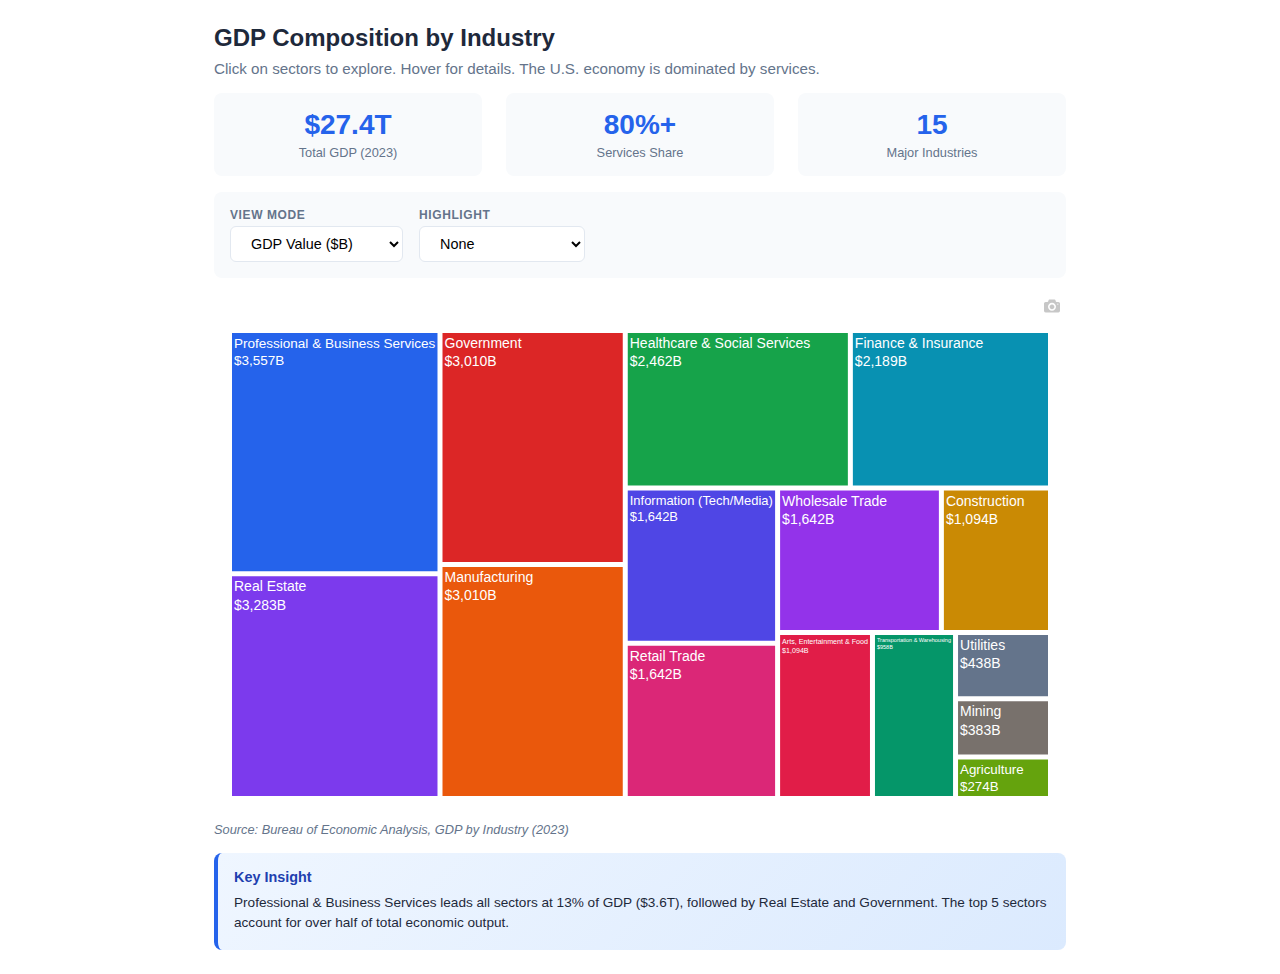
<file: _interactive/gdp-treemap.html>
<!DOCTYPE html>
<html lang="en">
<head>
    <meta charset="UTF-8">
    <meta name="viewport" content="width=device-width, initial-scale=1.0">
    <title>GDP Composition by Industry - Interactive Treemap</title>
    <script src="https://cdn.plot.ly/plotly-2.27.0.min.js"></script>
    <style>
        * {
            margin: 0;
            padding: 0;
            box-sizing: border-box;
        }
        body {
            font-family: -apple-system, BlinkMacSystemFont, 'Segoe UI', Roboto, sans-serif;
            background: #ffffff;
            color: #1e293b;
        }
        .container {
            max-width: 900px;
            margin: 0 auto;
            padding: 1.5rem;
        }
        .title {
            font-size: 1.5rem;
            font-weight: 700;
            margin-bottom: 0.5rem;
            color: #1e293b;
        }
        .subtitle {
            font-size: 0.95rem;
            color: #64748b;
            margin-bottom: 1rem;
        }
        .controls {
            display: flex;
            gap: 1rem;
            flex-wrap: wrap;
            margin-bottom: 1rem;
            padding: 1rem;
            background: #f8fafc;
            border-radius: 8px;
        }
        .control-group {
            display: flex;
            flex-direction: column;
            gap: 0.25rem;
        }
        .control-label {
            font-size: 0.75rem;
            font-weight: 600;
            text-transform: uppercase;
            letter-spacing: 0.05em;
            color: #64748b;
        }
        select {
            padding: 0.5rem 1rem;
            border: 1px solid #e2e8f0;
            border-radius: 6px;
            font-size: 0.9rem;
            background: white;
            cursor: pointer;
            min-width: 150px;
        }
        select:hover {
            border-color: #2563eb;
        }
        #treemap {
            width: 100%;
            height: 520px;
        }
        .source {
            font-size: 0.8rem;
            color: #64748b;
            font-style: italic;
            margin-top: 0.5rem;
        }
        .insight-box {
            margin-top: 1rem;
            padding: 1rem;
            background: linear-gradient(135deg, #eff6ff 0%, #dbeafe 100%);
            border-radius: 8px;
            border-left: 4px solid #2563eb;
        }
        .insight-title {
            font-weight: 600;
            font-size: 0.9rem;
            margin-bottom: 0.5rem;
            color: #1e40af;
        }
        .insight-text {
            font-size: 0.85rem;
            color: #1e293b;
            line-height: 1.5;
        }
        .stats-row {
            display: flex;
            gap: 1.5rem;
            margin-bottom: 1rem;
            flex-wrap: wrap;
        }
        .stat-card {
            flex: 1;
            min-width: 150px;
            padding: 1rem;
            background: #f8fafc;
            border-radius: 8px;
            text-align: center;
        }
        .stat-value {
            font-size: 1.75rem;
            font-weight: 700;
            color: #2563eb;
        }
        .stat-label {
            font-size: 0.8rem;
            color: #64748b;
            margin-top: 0.25rem;
        }
    </style>
</head>
<body>
    <div class="container">
        <h1 class="title">GDP Composition by Industry</h1>
        <p class="subtitle">Click on sectors to explore. Hover for details. The U.S. economy is dominated by services.</p>

        <div class="stats-row">
            <div class="stat-card">
                <div class="stat-value">$27.4T</div>
                <div class="stat-label">Total GDP (2023)</div>
            </div>
            <div class="stat-card">
                <div class="stat-value">80%+</div>
                <div class="stat-label">Services Share</div>
            </div>
            <div class="stat-card">
                <div class="stat-value">15</div>
                <div class="stat-label">Major Industries</div>
            </div>
        </div>

        <div class="controls">
            <div class="control-group">
                <label class="control-label">View Mode</label>
                <select id="viewMode" onchange="updateChart()">
                    <option value="gdp">GDP Value ($B)</option>
                    <option value="share">GDP Share (%)</option>
                    <option value="employment">Employment (M)</option>
                    <option value="productivity">Output per Worker</option>
                </select>
            </div>
            <div class="control-group">
                <label class="control-label">Highlight</label>
                <select id="highlight" onchange="updateChart()">
                    <option value="none">None</option>
                    <option value="services">Services Sectors</option>
                    <option value="goods">Goods-Producing</option>
                    <option value="high-productivity">High Productivity</option>
                </select>
            </div>
        </div>

        <div id="treemap"></div>

        <p class="source">Source: Bureau of Economic Analysis, GDP by Industry (2023)</p>

        <div class="insight-box">
            <div class="insight-title">Key Insight</div>
            <div class="insight-text" id="insightText">
                Professional & Business Services leads all sectors at 13% of GDP, followed by Real Estate and Government.
                Manufacturing, despite contributing 11% of GDP, employs only 8% of workers - reflecting high productivity
                through automation and capital investment.
            </div>
        </div>
    </div>

    <script>
        const data = {
            byIndustry: [
                {name: "Professional & Business Services", value: 3557, share: 13.0, employment: 22.9, color: "#2563eb", type: "services"},
                {name: "Real Estate", value: 3283, share: 12.0, employment: 2.3, color: "#7c3aed", type: "services"},
                {name: "Government", value: 3010, share: 11.0, employment: 23.1, color: "#dc2626", type: "services"},
                {name: "Manufacturing", value: 3010, share: 11.0, employment: 12.6, color: "#ea580c", type: "goods"},
                {name: "Healthcare & Social Services", value: 2462, share: 9.0, employment: 26.4, color: "#16a34a", type: "services"},
                {name: "Finance & Insurance", value: 2189, share: 8.0, employment: 9.1, color: "#0891b2", type: "services"},
                {name: "Information (Tech/Media)", value: 1642, share: 6.0, employment: 2.9, color: "#4f46e5", type: "services"},
                {name: "Retail Trade", value: 1642, share: 6.0, employment: 15.6, color: "#db2777", type: "services"},
                {name: "Wholesale Trade", value: 1642, share: 6.0, employment: 6.1, color: "#9333ea", type: "services"},
                {name: "Construction", value: 1094, share: 4.0, employment: 8.1, color: "#ca8a04", type: "goods"},
                {name: "Arts, Entertainment & Food", value: 1094, share: 4.0, employment: 16.8, color: "#e11d48", type: "services"},
                {name: "Transportation & Warehousing", value: 958, share: 3.5, employment: 6.2, color: "#059669", type: "services"},
                {name: "Utilities", value: 438, share: 1.6, employment: 0.58, color: "#64748b", type: "goods"},
                {name: "Mining", value: 383, share: 1.4, employment: 0.65, color: "#78716c", type: "goods"},
                {name: "Agriculture", value: 274, share: 1.0, employment: 2.6, color: "#65a30d", type: "goods"}
            ]
        };

        // Calculate productivity for each industry
        data.byIndustry.forEach(d => {
            d.productivity = d.value / d.employment;
        });

        const insights = {
            gdp: "Professional & Business Services leads all sectors at 13% of GDP ($3.6T), followed by Real Estate and Government. The top 5 sectors account for over half of total economic output.",
            share: "Services dominate the American economy with over 80% of GDP. Goods-producing sectors (Manufacturing, Construction, Mining, Agriculture, Utilities) together contribute less than 20%.",
            employment: "Healthcare employs the most Americans (26.4M), followed by Government (23.1M) and Professional Services (22.9M). The employment distribution is very different from the GDP distribution.",
            productivity: "Information/Tech produces $566K per worker - nearly 6x the economy-wide average. Manufacturing ($239K) is also highly productive. Leisure & Hospitality ($65K) and Retail ($105K) are labor-intensive with lower output per worker."
        };

        function updateChart() {
            const viewMode = document.getElementById('viewMode').value;
            const highlight = document.getElementById('highlight').value;

            let values, textTemplate, hoverTemplate, colorScale;

            // Sort data based on view mode
            let sortedData = [...data.byIndustry];

            switch(viewMode) {
                case 'gdp':
                    sortedData.sort((a, b) => b.value - a.value);
                    values = sortedData.map(d => d.value);
                    textTemplate = '%{label}<br>$%{value:,.0f}B';
                    hoverTemplate = '<b>%{label}</b><br>GDP: $%{value:,.0f}B<br>Share: %{customdata[0]}%<br>Employment: %{customdata[1]}M<extra></extra>';
                    break;
                case 'share':
                    sortedData.sort((a, b) => b.share - a.share);
                    values = sortedData.map(d => d.share);
                    textTemplate = '%{label}<br>%{value:.1f}%';
                    hoverTemplate = '<b>%{label}</b><br>GDP Share: %{value:.1f}%<br>GDP: $%{customdata[2]:,.0f}B<extra></extra>';
                    break;
                case 'employment':
                    sortedData.sort((a, b) => b.employment - a.employment);
                    values = sortedData.map(d => d.employment);
                    textTemplate = '%{label}<br>%{value:.1f}M';
                    hoverTemplate = '<b>%{label}</b><br>Employment: %{value:.1f}M workers<br>GDP: $%{customdata[2]:,.0f}B<br>Productivity: $%{customdata[3]}K/worker<extra></extra>';
                    break;
                case 'productivity':
                    sortedData.sort((a, b) => b.productivity - a.productivity);
                    values = sortedData.map(d => parseFloat(d.productivity));
                    textTemplate = '%{label}<br>$%{value:,.0f}K';
                    hoverTemplate = '<b>%{label}</b><br>Output/Worker: $%{value:,.0f}K<br>GDP: $%{customdata[2]:,.0f}B<br>Employment: %{customdata[1]}M<extra></extra>';
                    break;
            }

            // Apply highlighting
            let colors = sortedData.map(d => {
                if (highlight === 'none') return d.color;
                if (highlight === 'services' && d.type === 'services') return d.color;
                if (highlight === 'goods' && d.type === 'goods') return d.color;
                if (highlight === 'high-productivity' && parseFloat(d.productivity) > 150) return d.color;
                return '#d1d5db';  // Gray out non-highlighted
            });

            const trace = {
                type: 'treemap',
                labels: sortedData.map(d => d.name),
                parents: sortedData.map(() => ''),
                values: values,
                customdata: sortedData.map(d => [d.share, d.employment, d.value, d.productivity]),
                texttemplate: textTemplate,
                hovertemplate: hoverTemplate,
                marker: {
                    colors: colors,
                    line: {
                        width: 2,
                        color: 'white'
                    }
                },
                textfont: {
                    size: 14,
                    color: 'white'
                },
                pathbar: {
                    visible: false
                }
            };

            const layout = {
                margin: {t: 10, l: 10, r: 10, b: 10},
                font: {
                    family: '-apple-system, BlinkMacSystemFont, "Segoe UI", Roboto, sans-serif'
                }
            };

            const config = {
                responsive: true,
                displayModeBar: true,
                modeBarButtonsToRemove: ['lasso2d', 'select2d'],
                displaylogo: false
            };

            Plotly.newPlot('treemap', [trace], layout, config);

            // Update insight text
            document.getElementById('insightText').textContent = insights[viewMode];
        }

        // Initial render
        updateChart();
    </script>
</body>
</html>
</file>
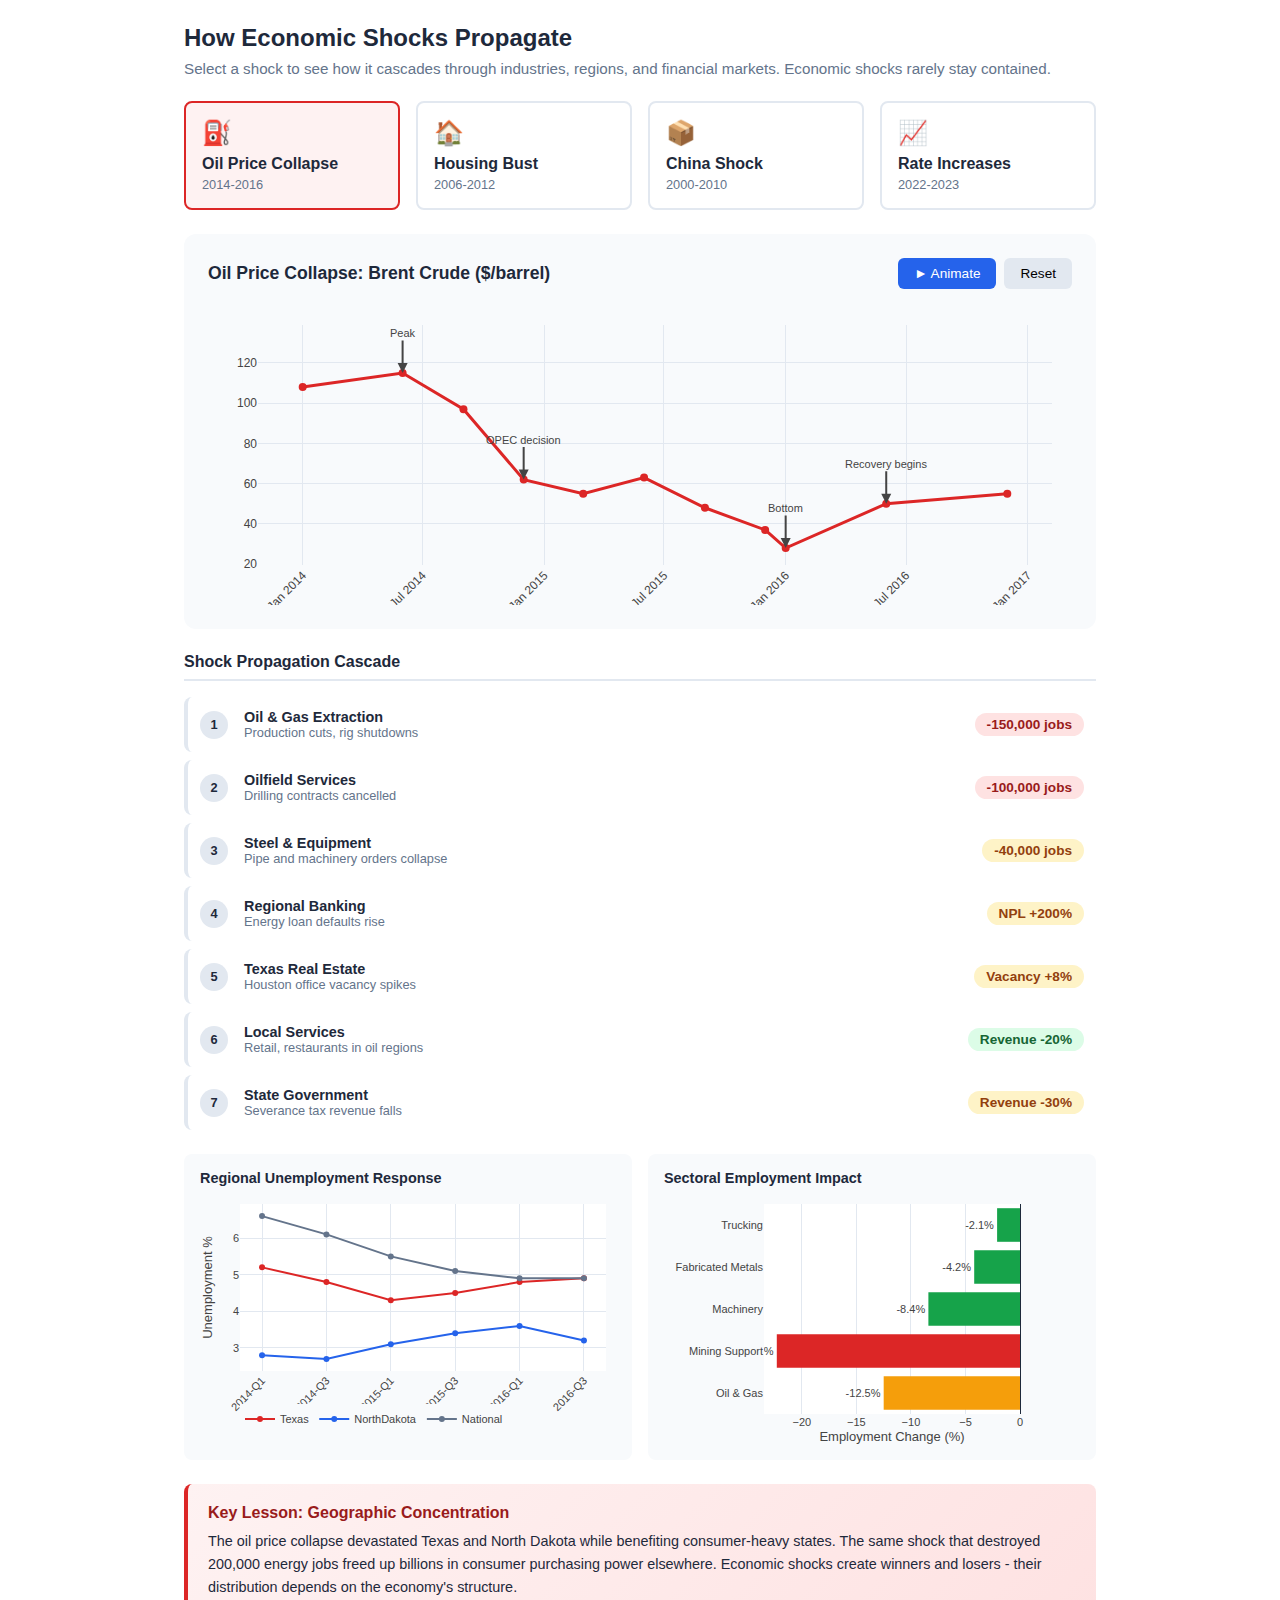
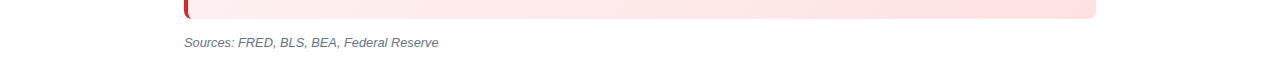
<file: _interactive/shock-propagation.html>
<!DOCTYPE html>
<html lang="en">
<head>
    <meta charset="UTF-8">
    <meta name="viewport" content="width=device-width, initial-scale=1.0">
    <title>Economic Shock Propagation - Interactive</title>
    <script src="https://cdn.plot.ly/plotly-2.27.0.min.js"></script>
    <style>
        * {
            margin: 0;
            padding: 0;
            box-sizing: border-box;
        }
        body {
            font-family: -apple-system, BlinkMacSystemFont, 'Segoe UI', Roboto, sans-serif;
            background: #ffffff;
            color: #1e293b;
        }
        .container {
            max-width: 960px;
            margin: 0 auto;
            padding: 1.5rem;
        }
        .title {
            font-size: 1.5rem;
            font-weight: 700;
            margin-bottom: 0.5rem;
        }
        .subtitle {
            font-size: 0.95rem;
            color: #64748b;
            margin-bottom: 1.5rem;
        }
        .shock-selector {
            display: flex;
            gap: 1rem;
            flex-wrap: wrap;
            margin-bottom: 1.5rem;
        }
        .shock-card {
            flex: 1;
            min-width: 200px;
            padding: 1rem;
            border: 2px solid #e2e8f0;
            border-radius: 8px;
            cursor: pointer;
            transition: all 0.2s;
        }
        .shock-card:hover {
            border-color: #2563eb;
        }
        .shock-card.active {
            border-color: #dc2626;
            background: #fef2f2;
        }
        .shock-icon {
            font-size: 1.5rem;
            margin-bottom: 0.5rem;
        }
        .shock-name {
            font-weight: 600;
            margin-bottom: 0.25rem;
        }
        .shock-period {
            font-size: 0.8rem;
            color: #64748b;
        }

        .timeline-container {
            background: #f8fafc;
            border-radius: 12px;
            padding: 1.5rem;
            margin-bottom: 1.5rem;
        }
        .timeline-header {
            display: flex;
            justify-content: space-between;
            align-items: center;
            margin-bottom: 1rem;
        }
        .timeline-title {
            font-weight: 700;
            font-size: 1.1rem;
        }
        .timeline-controls {
            display: flex;
            gap: 0.5rem;
        }
        .timeline-btn {
            padding: 0.5rem 1rem;
            border: none;
            border-radius: 6px;
            cursor: pointer;
            font-size: 0.85rem;
            background: #e2e8f0;
        }
        .timeline-btn:hover {
            background: #cbd5e1;
        }
        .timeline-btn.primary {
            background: #2563eb;
            color: white;
        }
        #timelineChart {
            width: 100%;
            height: 300px;
        }

        .propagation-section {
            margin-bottom: 1.5rem;
        }
        .section-title {
            font-weight: 700;
            font-size: 1rem;
            margin-bottom: 1rem;
            padding-bottom: 0.5rem;
            border-bottom: 2px solid #e2e8f0;
        }

        .cascade-container {
            display: flex;
            flex-direction: column;
            gap: 0.5rem;
        }
        .cascade-row {
            display: flex;
            align-items: center;
            gap: 1rem;
            padding: 0.75rem;
            background: white;
            border-radius: 8px;
            border-left: 4px solid #e2e8f0;
            transition: all 0.3s;
        }
        .cascade-row.active {
            background: #fef2f2;
            border-left-color: #dc2626;
        }
        .cascade-row.delayed {
            opacity: 0.5;
        }
        .cascade-order {
            width: 28px;
            height: 28px;
            background: #e2e8f0;
            border-radius: 50%;
            display: flex;
            align-items: center;
            justify-content: center;
            font-weight: 700;
            font-size: 0.8rem;
            flex-shrink: 0;
        }
        .cascade-row.active .cascade-order {
            background: #dc2626;
            color: white;
        }
        .cascade-content {
            flex: 1;
        }
        .cascade-sector {
            font-weight: 600;
            font-size: 0.9rem;
        }
        .cascade-effect {
            font-size: 0.8rem;
            color: #64748b;
        }
        .cascade-impact {
            font-weight: 600;
            font-size: 0.85rem;
            padding: 0.25rem 0.75rem;
            border-radius: 20px;
            white-space: nowrap;
        }
        .impact-severe {
            background: #fee2e2;
            color: #991b1b;
        }
        .impact-moderate {
            background: #fef3c7;
            color: #92400e;
        }
        .impact-mild {
            background: #dcfce7;
            color: #166534;
        }

        .comparison-charts {
            display: grid;
            grid-template-columns: 1fr 1fr;
            gap: 1rem;
        }
        @media (max-width: 768px) {
            .comparison-charts {
                grid-template-columns: 1fr;
            }
        }
        .chart-box {
            background: #f8fafc;
            border-radius: 8px;
            padding: 1rem;
        }
        .chart-box-title {
            font-weight: 600;
            font-size: 0.9rem;
            margin-bottom: 0.5rem;
        }
        #unemploymentChart, #impactChart {
            width: 100%;
            height: 250px;
        }

        .insight-box {
            margin-top: 1.5rem;
            padding: 1.25rem;
            background: linear-gradient(135deg, #fef2f2 0%, #fee2e2 100%);
            border-radius: 8px;
            border-left: 4px solid #dc2626;
        }
        .insight-title {
            font-weight: 700;
            color: #991b1b;
            margin-bottom: 0.5rem;
        }
        .insight-text {
            font-size: 0.9rem;
            color: #1e293b;
            line-height: 1.6;
        }
        .source {
            font-size: 0.8rem;
            color: #64748b;
            font-style: italic;
            margin-top: 1rem;
        }
    </style>
</head>
<body>
    <div class="container">
        <h1 class="title">How Economic Shocks Propagate</h1>
        <p class="subtitle">Select a shock to see how it cascades through industries, regions, and financial markets. Economic shocks rarely stay contained.</p>

        <div class="shock-selector">
            <div class="shock-card active" onclick="selectShock('oil', event)">
                <div class="shock-icon">&#9981;</div>
                <div class="shock-name">Oil Price Collapse</div>
                <div class="shock-period">2014-2016</div>
            </div>
            <div class="shock-card" onclick="selectShock('housing', event)">
                <div class="shock-icon">&#127968;</div>
                <div class="shock-name">Housing Bust</div>
                <div class="shock-period">2006-2012</div>
            </div>
            <div class="shock-card" onclick="selectShock('china', event)">
                <div class="shock-icon">&#128230;</div>
                <div class="shock-name">China Shock</div>
                <div class="shock-period">2000-2010</div>
            </div>
            <div class="shock-card" onclick="selectShock('rates', event)">
                <div class="shock-icon">&#128200;</div>
                <div class="shock-name">Rate Increases</div>
                <div class="shock-period">2022-2023</div>
            </div>
        </div>

        <div class="timeline-container">
            <div class="timeline-header">
                <div class="timeline-title" id="timelineTitle">Oil Price Collapse Timeline</div>
                <div class="timeline-controls">
                    <button class="timeline-btn primary" onclick="animateTimeline()">&#9658; Animate</button>
                    <button class="timeline-btn" onclick="resetTimeline()">Reset</button>
                </div>
            </div>
            <div id="timelineChart"></div>
        </div>

        <div class="propagation-section">
            <div class="section-title">Shock Propagation Cascade</div>
            <div class="cascade-container" id="cascadeContainer">
                <!-- Populated by JS -->
            </div>
        </div>

        <div class="comparison-charts">
            <div class="chart-box">
                <div class="chart-box-title">Regional Unemployment Response</div>
                <div id="unemploymentChart"></div>
            </div>
            <div class="chart-box">
                <div class="chart-box-title">Sectoral Employment Impact</div>
                <div id="impactChart"></div>
            </div>
        </div>

        <div class="insight-box">
            <div class="insight-title" id="insightTitle">Key Lesson: Geographic Concentration</div>
            <div class="insight-text" id="insightText">
                The oil price collapse devastated Texas and North Dakota while benefiting consumer-heavy states. The same shock that destroyed 200,000 energy jobs freed up billions in consumer purchasing power elsewhere. Economic shocks create winners and losers - their distribution depends on the economy's structure.
            </div>
        </div>

        <p class="source">Sources: FRED, BLS, BEA, Federal Reserve</p>
    </div>

    <script>
        const shocks = {
            oil: {
                name: "Oil Price Collapse",
                period: "2014-2016",
                timelineTitle: "Oil Price Collapse: Brent Crude ($/barrel)",
                timeline: [
                    {date: '2014-01', value: 108},
                    {date: '2014-06', value: 115, event: 'Peak'},
                    {date: '2014-09', value: 97},
                    {date: '2014-12', value: 62, event: 'OPEC decision'},
                    {date: '2015-03', value: 55},
                    {date: '2015-06', value: 63},
                    {date: '2015-09', value: 48},
                    {date: '2015-12', value: 37},
                    {date: '2016-01', value: 28, event: 'Bottom'},
                    {date: '2016-06', value: 50, event: 'Recovery begins'},
                    {date: '2016-12', value: 55}
                ],
                cascade: [
                    {order: 1, sector: "Oil & Gas Extraction", effect: "Production cuts, rig shutdowns", impact: "-150,000 jobs", severity: "severe"},
                    {order: 2, sector: "Oilfield Services", effect: "Drilling contracts cancelled", impact: "-100,000 jobs", severity: "severe"},
                    {order: 3, sector: "Steel & Equipment", effect: "Pipe and machinery orders collapse", impact: "-40,000 jobs", severity: "moderate"},
                    {order: 4, sector: "Regional Banking", effect: "Energy loan defaults rise", impact: "NPL +200%", severity: "moderate"},
                    {order: 5, sector: "Texas Real Estate", effect: "Houston office vacancy spikes", impact: "Vacancy +8%", severity: "moderate"},
                    {order: 6, sector: "Local Services", effect: "Retail, restaurants in oil regions", impact: "Revenue -20%", severity: "mild"},
                    {order: 7, sector: "State Government", effect: "Severance tax revenue falls", impact: "Revenue -30%", severity: "moderate"}
                ],
                unemployment: {
                    labels: ['2014-Q1', '2014-Q3', '2015-Q1', '2015-Q3', '2016-Q1', '2016-Q3'],
                    texas: [5.2, 4.8, 4.3, 4.5, 4.8, 4.9],
                    northDakota: [2.8, 2.7, 3.1, 3.4, 3.6, 3.2],
                    national: [6.6, 6.1, 5.5, 5.1, 4.9, 4.9]
                },
                sectorImpact: {
                    labels: ['Oil & Gas', 'Mining Support', 'Machinery', 'Fabricated Metals', 'Trucking'],
                    values: [-12.5, -22.3, -8.4, -4.2, -2.1]
                },
                insight: {
                    title: "Key Lesson: Geographic Concentration",
                    text: "The oil price collapse devastated Texas and North Dakota while benefiting consumer-heavy states. The same shock that destroyed 200,000 energy jobs freed up billions in consumer purchasing power elsewhere. Economic shocks create winners and losers - their distribution depends on the economy's structure."
                }
            },
            housing: {
                name: "Housing Bust",
                period: "2006-2012",
                timelineTitle: "Housing Bust: Case-Shiller Home Price Index",
                timeline: [
                    {date: '2006-01', value: 185},
                    {date: '2006-07', value: 189, event: 'Peak'},
                    {date: '2007-01', value: 183},
                    {date: '2007-07', value: 175},
                    {date: '2008-01', value: 165},
                    {date: '2008-09', value: 155, event: 'Lehman falls'},
                    {date: '2009-01', value: 140},
                    {date: '2009-07', value: 135},
                    {date: '2010-01', value: 138},
                    {date: '2011-01', value: 130},
                    {date: '2012-01', value: 125, event: 'Bottom'},
                    {date: '2012-07', value: 130}
                ],
                cascade: [
                    {order: 1, sector: "Residential Construction", effect: "Building permits collapse 75%", impact: "-1.4M jobs", severity: "severe"},
                    {order: 2, sector: "Mortgage Finance", effect: "Originations fall 60%, defaults spike", impact: "Defaults +400%", severity: "severe"},
                    {order: 3, sector: "Banking Sector", effect: "Bank failures, credit freeze", impact: "465 banks fail", severity: "severe"},
                    {order: 4, sector: "Household Wealth", effect: "$8 trillion equity destroyed", impact: "-$8T wealth", severity: "severe"},
                    {order: 5, sector: "Consumer Spending", effect: "Wealth effect cuts consumption", impact: "-$600B/year", severity: "moderate"},
                    {order: 6, sector: "Auto Industry", effect: "Sales collapse, GM/Chrysler bankrupt", impact: "-400K jobs", severity: "severe"},
                    {order: 7, sector: "State & Local Govt", effect: "Property tax revenue falls", impact: "Revenue -15%", severity: "moderate"}
                ],
                unemployment: {
                    labels: ['2007-Q1', '2008-Q1', '2009-Q1', '2010-Q1', '2011-Q1', '2012-Q1'],
                    arizona: [3.8, 5.2, 8.6, 10.3, 9.5, 8.6],
                    florida: [3.4, 4.8, 9.4, 11.4, 10.8, 9.3],
                    national: [4.5, 4.9, 8.1, 9.8, 9.1, 8.3]
                },
                sectorImpact: {
                    labels: ['Construction', 'Real Estate', 'Finance', 'Manufacturing', 'Retail'],
                    values: [-25.4, -8.2, -7.5, -16.3, -6.8]
                },
                insight: {
                    title: "Key Lesson: Balance Sheet Recessions",
                    text: "The housing bust transmitted primarily through balance sheets, not production linkages. $8 trillion in lost home equity made households feel poorer, cutting spending across ALL sectors. This 'balance sheet recession' is why recovery took so long - households had to rebuild wealth before normalizing spending."
                }
            },
            china: {
                name: "China Shock",
                period: "2000-2010",
                timelineTitle: "China Shock: Manufacturing Employment (Millions)",
                timeline: [
                    {date: '2000-01', value: 17.3, event: 'Pre-WTO'},
                    {date: '2001-01', value: 16.4, event: 'China joins WTO'},
                    {date: '2002-01', value: 15.3},
                    {date: '2003-01', value: 14.5},
                    {date: '2004-01', value: 14.3},
                    {date: '2005-01', value: 14.2},
                    {date: '2006-01', value: 14.2},
                    {date: '2007-01', value: 13.9},
                    {date: '2008-01', value: 13.4},
                    {date: '2009-01', value: 11.8, event: 'Recession'},
                    {date: '2010-01', value: 11.5, event: 'Stabilization'}
                ],
                cascade: [
                    {order: 1, sector: "Furniture Manufacturing", effect: "NC furniture industry devastated", impact: "-60% employment", severity: "severe"},
                    {order: 2, sector: "Textile & Apparel", effect: "Southeast mill closures", impact: "-70% employment", severity: "severe"},
                    {order: 3, sector: "Electronics Assembly", effect: "Consumer electronics production moves", impact: "-45% employment", severity: "severe"},
                    {order: 4, sector: "Machinery & Equipment", effect: "Capital goods face competition", impact: "-20% employment", severity: "moderate"},
                    {order: 5, sector: "Small Town Retail", effect: "Manufacturing job loss hits Main St", impact: "Store closures", severity: "moderate"},
                    {order: 6, sector: "Local Tax Base", effect: "Property values and tax revenue fall", impact: "Revenue -25%", severity: "moderate"},
                    {order: 7, sector: "Labor Force", effect: "Workers exit workforce permanently", impact: "LFPR -2.5%", severity: "severe"}
                ],
                unemployment: {
                    labels: ['2000', '2002', '2004', '2006', '2008', '2010'],
                    rust_belt: [4.2, 6.1, 6.3, 5.8, 8.2, 10.5],
                    south: [3.8, 5.8, 5.4, 4.8, 6.5, 9.8],
                    national: [4.0, 5.8, 5.5, 4.6, 5.8, 9.6]
                },
                sectorImpact: {
                    labels: ['Furniture', 'Textiles', 'Electronics', 'Machinery', 'Fabricated Metals'],
                    values: [-42.5, -65.2, -38.4, -18.7, -22.3]
                },
                insight: {
                    title: "Key Lesson: Permanent Displacement",
                    text: "Unlike cyclical shocks, the China shock caused permanent job losses. Displaced workers largely didn't find equivalent employment - many left the labor force entirely. Communities specialized in import-competing industries never recovered. This reveals how structural shocks differ from temporary disruptions."
                }
            },
            rates: {
                name: "Rate Increases",
                period: "2022-2023",
                timelineTitle: "Fed Rate Increases: Federal Funds Rate (%)",
                timeline: [
                    {date: '2022-01', value: 0.08},
                    {date: '2022-03', value: 0.33, event: 'First hike'},
                    {date: '2022-05', value: 0.83},
                    {date: '2022-07', value: 2.33},
                    {date: '2022-09', value: 3.08},
                    {date: '2022-11', value: 3.83},
                    {date: '2023-01', value: 4.33},
                    {date: '2023-03', value: 4.83, event: 'SVB fails'},
                    {date: '2023-05', value: 5.08},
                    {date: '2023-07', value: 5.33, event: 'Peak'},
                    {date: '2023-12', value: 5.33}
                ],
                cascade: [
                    {order: 1, sector: "Mortgage Markets", effect: "30-year rate: 3% to 7%", impact: "Affordability -40%", severity: "severe"},
                    {order: 2, sector: "Housing Sales", effect: "Existing home sales freeze", impact: "-35% transactions", severity: "severe"},
                    {order: 3, sector: "Bank Balance Sheets", effect: "Unrealized losses on securities", impact: "$600B losses", severity: "severe"},
                    {order: 4, sector: "Regional Banks", effect: "SVB, Signature, First Republic fail", impact: "3 major failures", severity: "severe"},
                    {order: 5, sector: "Tech Startups", effect: "Funding environment collapses", impact: "VC -60%", severity: "moderate"},
                    {order: 6, sector: "Commercial Real Estate", effect: "Office valuations fall, refinancing stress", impact: "Values -25%", severity: "moderate"},
                    {order: 7, sector: "Auto Loans", effect: "Monthly payments rise 20%+", impact: "Delinquencies up", severity: "mild"}
                ],
                unemployment: {
                    labels: ['2022-Q1', '2022-Q2', '2022-Q3', '2022-Q4', '2023-Q1', '2023-Q2'],
                    tech: [2.0, 2.1, 2.3, 2.8, 3.0, 3.2],
                    finance: [2.5, 2.4, 2.6, 2.9, 3.1, 2.9],
                    national: [3.8, 3.6, 3.5, 3.5, 3.5, 3.4]
                },
                sectorImpact: {
                    labels: ['Mortgage Orig', 'Home Sales', 'Construction', 'Tech', 'Retail'],
                    values: [-62.3, -34.8, -8.2, -12.4, -1.2]
                },
                insight: {
                    title: "Key Lesson: Interest Rate Channels",
                    text: "Rate increases transmit through multiple channels simultaneously: mortgage affordability, asset valuations, bank balance sheets, and credit conditions. The 2023 bank failures showed how even 'safe' assets (Treasury bonds) can destabilize institutions when rates rise rapidly. Monetary policy affects sectors very unevenly."
                }
            }
        };

        let currentShock = 'oil';
        let animationIndex = 0;
        let animationTimeoutId = null;

        function selectShock(shockId, event) {
            currentShock = shockId;
            const shock = shocks[shockId];

            // Update card styling
            document.querySelectorAll('.shock-card').forEach(card => {
                card.classList.remove('active');
            });
            // Handle both click events and programmatic calls
            if (event && event.currentTarget) {
                event.currentTarget.classList.add('active');
            } else {
                // Programmatic call - find and activate the correct card
                document.querySelector(`.shock-card[onclick*="${shockId}"]`)?.classList.add('active');
            }

            // Update timeline
            document.getElementById('timelineTitle').textContent = shock.timelineTitle;
            renderTimeline(shock);

            // Update cascade
            renderCascade(shock.cascade);

            // Update charts
            renderUnemploymentChart(shock);
            renderImpactChart(shock);

            // Update insight
            document.getElementById('insightTitle').textContent = shock.insight.title;
            document.getElementById('insightText').textContent = shock.insight.text;

            // Reset animation
            animationIndex = 0;
        }

        function renderTimeline(shock) {
            const dates = shock.timeline.map(d => d.date);
            const values = shock.timeline.map(d => d.value);

            const trace = {
                x: dates,
                y: values,
                type: 'scatter',
                mode: 'lines+markers',
                line: {color: '#dc2626', width: 3},
                marker: {size: 8},
                hovertemplate: '%{x}: %{y}<extra></extra>'
            };

            const annotations = shock.timeline
                .filter(d => d.event)
                .map(d => ({
                    x: d.date,
                    y: d.value,
                    text: d.event,
                    showarrow: true,
                    arrowhead: 2,
                    ax: 0,
                    ay: -40,
                    font: {size: 11}
                }));

            const layout = {
                margin: {t: 20, r: 20, b: 40, l: 50},
                xaxis: {
                    tickangle: -45,
                    gridcolor: '#e2e8f0'
                },
                yaxis: {
                    gridcolor: '#e2e8f0'
                },
                annotations: annotations,
                font: {family: '-apple-system, BlinkMacSystemFont, "Segoe UI", Roboto, sans-serif'},
                plot_bgcolor: '#f8fafc',
                paper_bgcolor: '#f8fafc'
            };

            Plotly.newPlot('timelineChart', [trace], layout, {responsive: true, displaylogo: false});
        }

        function renderCascade(cascade) {
            const container = document.getElementById('cascadeContainer');
            container.innerHTML = cascade.map((item, i) => `
                <div class="cascade-row" id="cascade-${i}" data-order="${item.order}">
                    <div class="cascade-order">${item.order}</div>
                    <div class="cascade-content">
                        <div class="cascade-sector">${item.sector}</div>
                        <div class="cascade-effect">${item.effect}</div>
                    </div>
                    <div class="cascade-impact impact-${item.severity}">${item.impact}</div>
                </div>
            `).join('');
        }

        function renderUnemploymentChart(shock) {
            const data = shock.unemployment;
            const traces = [];

            const keys = Object.keys(data).filter(k => k !== 'labels');
            const colors = ['#dc2626', '#2563eb', '#64748b'];

            keys.forEach((key, i) => {
                traces.push({
                    x: data.labels,
                    y: data[key],
                    name: key.replace('_', ' ').replace(/\b\w/g, l => l.toUpperCase()),
                    type: 'scatter',
                    mode: 'lines+markers',
                    line: {color: colors[i], width: 2},
                    marker: {size: 6}
                });
            });

            const layout = {
                margin: {t: 10, r: 10, b: 40, l: 40},
                legend: {orientation: 'h', y: -0.2},
                xaxis: {gridcolor: '#e2e8f0', tickangle: -45},
                yaxis: {title: 'Unemployment %', gridcolor: '#e2e8f0'},
                font: {family: '-apple-system, sans-serif', size: 11},
                plot_bgcolor: 'white',
                paper_bgcolor: '#f8fafc'
            };

            Plotly.newPlot('unemploymentChart', traces, layout, {responsive: true, displaylogo: false});
        }

        function renderImpactChart(shock) {
            const data = shock.sectorImpact;

            const trace = {
                x: data.values,
                y: data.labels,
                type: 'bar',
                orientation: 'h',
                marker: {
                    color: data.values.map(v => v < -20 ? '#dc2626' : v < -10 ? '#f59e0b' : '#16a34a')
                },
                text: data.values.map(v => `${v}%`),
                textposition: 'outside',
                hovertemplate: '%{y}: %{x}%<extra></extra>'
            };

            const layout = {
                margin: {t: 10, r: 60, b: 30, l: 100},
                xaxis: {
                    title: 'Employment Change (%)',
                    gridcolor: '#e2e8f0',
                    zeroline: true,
                    zerolinecolor: '#1e293b'
                },
                yaxis: {automargin: true},
                font: {family: '-apple-system, sans-serif', size: 11},
                plot_bgcolor: 'white',
                paper_bgcolor: '#f8fafc'
            };

            Plotly.newPlot('impactChart', [trace], layout, {responsive: true, displaylogo: false});
        }

        function animateTimeline() {
            // Cancel any existing animation
            if (animationTimeoutId) {
                clearTimeout(animationTimeoutId);
                animationTimeoutId = null;
            }

            // Reset all cascade rows
            document.querySelectorAll('.cascade-row').forEach(row => {
                row.classList.remove('active');
                row.classList.add('delayed');
            });

            animationIndex = 0;
            animateCascade();
        }

        function animateCascade() {
            const rows = document.querySelectorAll('.cascade-row');
            if (animationIndex < rows.length) {
                rows[animationIndex].classList.remove('delayed');
                rows[animationIndex].classList.add('active');
                animationIndex++;
                animationTimeoutId = setTimeout(animateCascade, 800);
            } else {
                animationTimeoutId = null;
            }
        }

        function resetTimeline() {
            // Cancel any running animation
            if (animationTimeoutId) {
                clearTimeout(animationTimeoutId);
                animationTimeoutId = null;
            }
            document.querySelectorAll('.cascade-row').forEach(row => {
                row.classList.remove('active', 'delayed');
            });
            animationIndex = 0;
        }

        // Initialize
        selectShock('oil');
    </script>
</body>
</html>
</file>
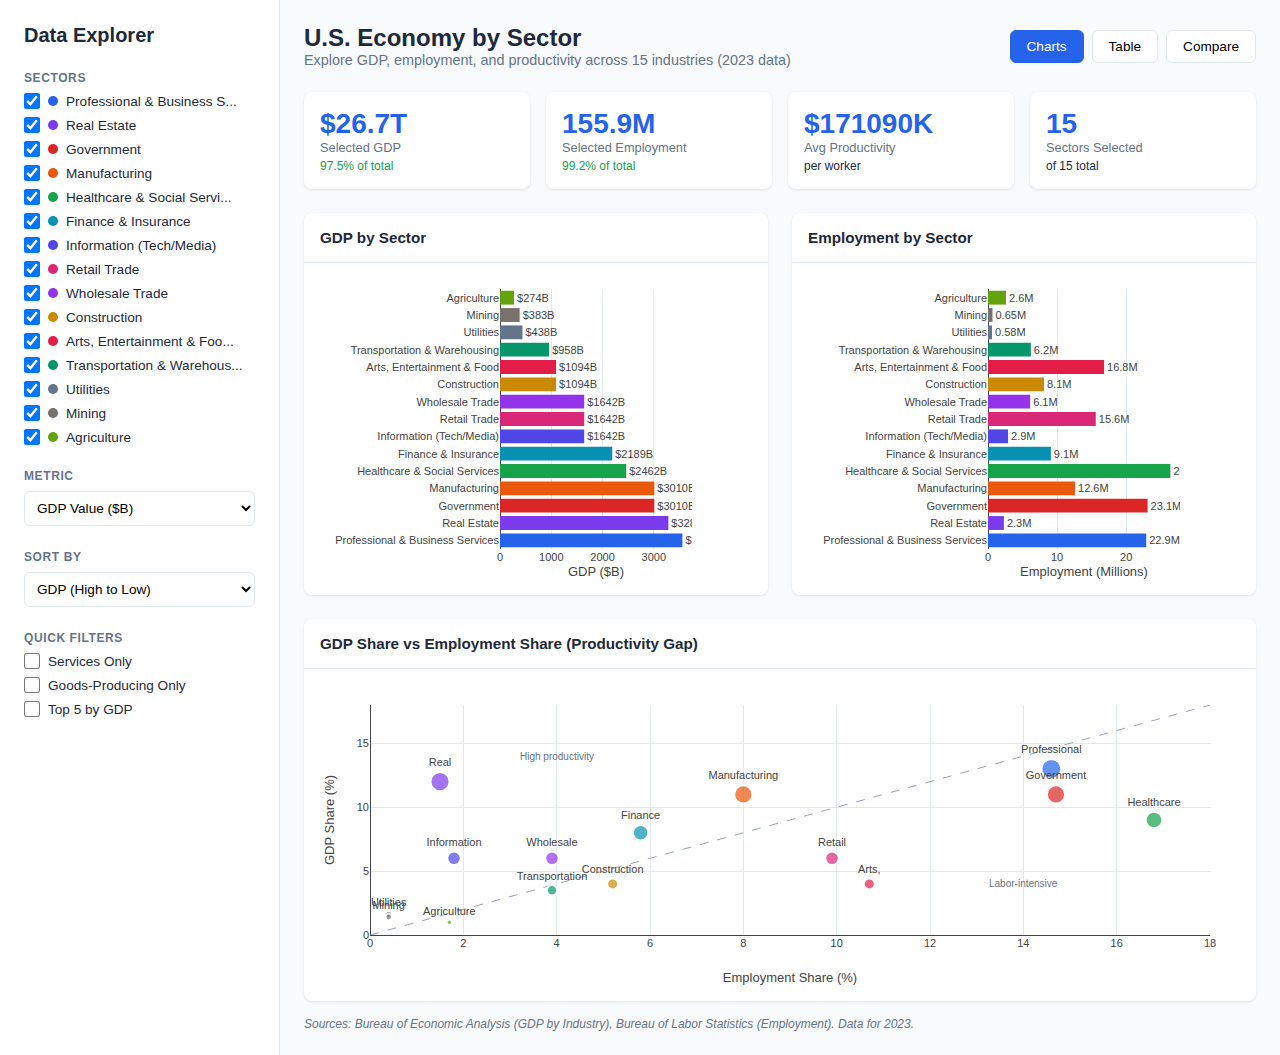
<file: book/_interactive/data-explorer.html>
<!DOCTYPE html>
<html lang="en">
<head>
    <meta charset="UTF-8">
    <meta name="viewport" content="width=device-width, initial-scale=1.0">
    <title>Economic Data Explorer - Interactive Dashboard</title>
    <script src="https://cdn.plot.ly/plotly-2.27.0.min.js"></script>
    <style>
        * {
            margin: 0;
            padding: 0;
            box-sizing: border-box;
        }
        body {
            font-family: -apple-system, BlinkMacSystemFont, 'Segoe UI', Roboto, sans-serif;
            background: #f8fafc;
            color: #1e293b;
        }
        .dashboard {
            display: grid;
            grid-template-columns: 280px 1fr;
            min-height: 100vh;
        }
        @media (max-width: 900px) {
            .dashboard {
                grid-template-columns: 1fr;
            }
        }
        .sidebar {
            background: white;
            padding: 1.5rem;
            border-right: 1px solid #e2e8f0;
        }
        .sidebar-title {
            font-size: 1.25rem;
            font-weight: 700;
            margin-bottom: 1.5rem;
            color: #1e293b;
        }
        .filter-section {
            margin-bottom: 1.5rem;
        }
        .filter-title {
            font-size: 0.75rem;
            font-weight: 600;
            text-transform: uppercase;
            letter-spacing: 0.05em;
            color: #64748b;
            margin-bottom: 0.5rem;
        }
        .filter-group {
            display: flex;
            flex-direction: column;
            gap: 0.5rem;
        }
        .checkbox-item {
            display: flex;
            align-items: center;
            gap: 0.5rem;
            font-size: 0.85rem;
            cursor: pointer;
        }
        .checkbox-item input {
            width: 16px;
            height: 16px;
            cursor: pointer;
        }
        .color-dot {
            width: 10px;
            height: 10px;
            border-radius: 50%;
            flex-shrink: 0;
        }
        select {
            width: 100%;
            padding: 0.5rem;
            border: 1px solid #e2e8f0;
            border-radius: 6px;
            font-size: 0.85rem;
            background: white;
        }
        .main-content {
            padding: 1.5rem;
            overflow-y: auto;
        }
        .header {
            display: flex;
            justify-content: space-between;
            align-items: center;
            margin-bottom: 1.5rem;
            flex-wrap: wrap;
            gap: 1rem;
        }
        .header-title {
            font-size: 1.5rem;
            font-weight: 700;
        }
        .header-subtitle {
            font-size: 0.9rem;
            color: #64748b;
        }
        .view-toggle {
            display: flex;
            gap: 0.5rem;
        }
        .view-btn {
            padding: 0.5rem 1rem;
            border: 1px solid #e2e8f0;
            border-radius: 6px;
            background: white;
            cursor: pointer;
            font-size: 0.85rem;
        }
        .view-btn:hover {
            border-color: #2563eb;
        }
        .view-btn.active {
            background: #2563eb;
            color: white;
            border-color: #2563eb;
        }
        .stats-grid {
            display: grid;
            grid-template-columns: repeat(auto-fit, minmax(180px, 1fr));
            gap: 1rem;
            margin-bottom: 1.5rem;
        }
        .stat-card {
            background: white;
            padding: 1rem;
            border-radius: 8px;
            box-shadow: 0 1px 3px rgba(0,0,0,0.1);
        }
        .stat-value {
            font-size: 1.75rem;
            font-weight: 700;
            color: #2563eb;
        }
        .stat-label {
            font-size: 0.8rem;
            color: #64748b;
        }
        .stat-change {
            font-size: 0.75rem;
            margin-top: 0.25rem;
        }
        .stat-change.positive {
            color: #16a34a;
        }
        .stat-change.negative {
            color: #dc2626;
        }
        .chart-grid {
            display: grid;
            grid-template-columns: repeat(auto-fit, minmax(400px, 1fr));
            gap: 1.5rem;
        }
        @media (max-width: 900px) {
            .chart-grid {
                grid-template-columns: 1fr;
            }
        }
        .chart-card {
            background: white;
            border-radius: 8px;
            box-shadow: 0 1px 3px rgba(0,0,0,0.1);
            overflow: hidden;
        }
        .chart-header {
            padding: 1rem;
            border-bottom: 1px solid #e2e8f0;
            display: flex;
            justify-content: space-between;
            align-items: center;
        }
        .chart-title {
            font-weight: 600;
            font-size: 0.95rem;
        }
        .chart-actions {
            display: flex;
            gap: 0.5rem;
        }
        .chart-btn {
            padding: 0.25rem 0.5rem;
            border: 1px solid #e2e8f0;
            border-radius: 4px;
            background: white;
            cursor: pointer;
            font-size: 0.75rem;
        }
        .chart-btn:hover {
            background: #f1f5f9;
        }
        .chart-body {
            padding: 1rem;
        }
        .chart-area {
            height: 300px;
        }
        .data-table {
            width: 100%;
            border-collapse: collapse;
            font-size: 0.85rem;
        }
        .data-table th {
            text-align: left;
            padding: 0.75rem;
            background: #f8fafc;
            border-bottom: 2px solid #e2e8f0;
            font-weight: 600;
            position: sticky;
            top: 0;
        }
        .data-table td {
            padding: 0.75rem;
            border-bottom: 1px solid #e2e8f0;
        }
        .data-table tr:hover {
            background: #f8fafc;
        }
        .comparison-container {
            background: white;
            border-radius: 8px;
            padding: 1.5rem;
            box-shadow: 0 1px 3px rgba(0,0,0,0.1);
        }
        .comparison-header {
            display: flex;
            gap: 1rem;
            margin-bottom: 1rem;
            flex-wrap: wrap;
        }
        .comparison-select {
            flex: 1;
            min-width: 200px;
        }
        .comparison-select label {
            display: block;
            font-size: 0.75rem;
            font-weight: 600;
            color: #64748b;
            margin-bottom: 0.25rem;
        }
        #comparisonChart {
            height: 350px;
        }
        .source-note {
            font-size: 0.75rem;
            color: #64748b;
            font-style: italic;
            margin-top: 1rem;
        }
    </style>
</head>
<body>
    <div class="dashboard">
        <aside class="sidebar">
            <h2 class="sidebar-title">Data Explorer</h2>

            <div class="filter-section">
                <div class="filter-title">Sectors</div>
                <div class="filter-group" id="sectorFilters">
                    <!-- Generated by JS -->
                </div>
            </div>

            <div class="filter-section">
                <div class="filter-title">Metric</div>
                <select id="metricSelect" onchange="updateDashboard()">
                    <option value="gdp">GDP Value ($B)</option>
                    <option value="gdpShare">GDP Share (%)</option>
                    <option value="employment">Employment (M)</option>
                    <option value="empShare">Employment Share (%)</option>
                    <option value="productivity">Productivity ($/worker)</option>
                </select>
            </div>

            <div class="filter-section">
                <div class="filter-title">Sort By</div>
                <select id="sortSelect" onchange="updateDashboard()">
                    <option value="gdp">GDP (High to Low)</option>
                    <option value="employment">Employment</option>
                    <option value="productivity">Productivity</option>
                    <option value="alphabetical">Alphabetical</option>
                </select>
            </div>

            <div class="filter-section">
                <div class="filter-title">Quick Filters</div>
                <div class="filter-group">
                    <label class="checkbox-item">
                        <input type="checkbox" id="filterServices" onchange="applyQuickFilter('services')">
                        Services Only
                    </label>
                    <label class="checkbox-item">
                        <input type="checkbox" id="filterGoods" onchange="applyQuickFilter('goods')">
                        Goods-Producing Only
                    </label>
                    <label class="checkbox-item">
                        <input type="checkbox" id="filterTop5" onchange="applyQuickFilter('top5')">
                        Top 5 by GDP
                    </label>
                </div>
            </div>
        </aside>

        <main class="main-content">
            <div class="header">
                <div>
                    <h1 class="header-title">U.S. Economy by Sector</h1>
                    <p class="header-subtitle">Explore GDP, employment, and productivity across 15 industries (2023 data)</p>
                </div>
                <div class="view-toggle">
                    <button class="view-btn active" id="chartViewBtn" onclick="setView('chart')">Charts</button>
                    <button class="view-btn" id="tableViewBtn" onclick="setView('table')">Table</button>
                    <button class="view-btn" id="compareViewBtn" onclick="setView('compare')">Compare</button>
                </div>
            </div>

            <div class="stats-grid" id="statsGrid">
                <!-- Generated by JS -->
            </div>

            <div id="chartView">
                <div class="chart-grid">
                    <div class="chart-card">
                        <div class="chart-header">
                            <span class="chart-title">GDP by Sector</span>
                        </div>
                        <div class="chart-body">
                            <div id="gdpChart" class="chart-area"></div>
                        </div>
                    </div>
                    <div class="chart-card">
                        <div class="chart-header">
                            <span class="chart-title">Employment by Sector</span>
                        </div>
                        <div class="chart-body">
                            <div id="employmentChart" class="chart-area"></div>
                        </div>
                    </div>
                    <div class="chart-card" style="grid-column: 1 / -1;">
                        <div class="chart-header">
                            <span class="chart-title">GDP Share vs Employment Share (Productivity Gap)</span>
                        </div>
                        <div class="chart-body">
                            <div id="scatterChart" class="chart-area"></div>
                        </div>
                    </div>
                </div>
            </div>

            <div id="tableView" style="display: none;">
                <div class="chart-card">
                    <div class="chart-body" style="overflow-x: auto;">
                        <table class="data-table" id="dataTable">
                            <!-- Generated by JS -->
                        </table>
                    </div>
                </div>
            </div>

            <div id="compareView" style="display: none;">
                <div class="comparison-container">
                    <div class="comparison-header">
                        <div class="comparison-select">
                            <label>Sector 1</label>
                            <select id="compare1" onchange="updateComparison()"></select>
                        </div>
                        <div class="comparison-select">
                            <label>Sector 2</label>
                            <select id="compare2" onchange="updateComparison()"></select>
                        </div>
                    </div>
                    <div id="comparisonChart"></div>
                </div>
            </div>

            <p class="source-note">Sources: Bureau of Economic Analysis (GDP by Industry), Bureau of Labor Statistics (Employment). Data for 2023.</p>
        </main>
    </div>

    <script>
        const sectors = [
            {name: "Professional & Business Services", gdp: 3557, gdpShare: 13.0, employment: 22.9, empShare: 14.6, color: "#2563eb", type: "services"},
            {name: "Real Estate", gdp: 3283, gdpShare: 12.0, employment: 2.3, empShare: 1.5, color: "#7c3aed", type: "services"},
            {name: "Government", gdp: 3010, gdpShare: 11.0, employment: 23.1, empShare: 14.7, color: "#dc2626", type: "services"},
            {name: "Manufacturing", gdp: 3010, gdpShare: 11.0, employment: 12.6, empShare: 8.0, color: "#ea580c", type: "goods"},
            {name: "Healthcare & Social Services", gdp: 2462, gdpShare: 9.0, employment: 26.4, empShare: 16.8, color: "#16a34a", type: "services"},
            {name: "Finance & Insurance", gdp: 2189, gdpShare: 8.0, employment: 9.1, empShare: 5.8, color: "#0891b2", type: "services"},
            {name: "Information (Tech/Media)", gdp: 1642, gdpShare: 6.0, employment: 2.9, empShare: 1.8, color: "#4f46e5", type: "services"},
            {name: "Retail Trade", gdp: 1642, gdpShare: 6.0, employment: 15.6, empShare: 9.9, color: "#db2777", type: "services"},
            {name: "Wholesale Trade", gdp: 1642, gdpShare: 6.0, employment: 6.1, empShare: 3.9, color: "#9333ea", type: "services"},
            {name: "Construction", gdp: 1094, gdpShare: 4.0, employment: 8.1, empShare: 5.2, color: "#ca8a04", type: "goods"},
            {name: "Arts, Entertainment & Food", gdp: 1094, gdpShare: 4.0, employment: 16.8, empShare: 10.7, color: "#e11d48", type: "services"},
            {name: "Transportation & Warehousing", gdp: 958, gdpShare: 3.5, employment: 6.2, empShare: 3.9, color: "#059669", type: "services"},
            {name: "Utilities", gdp: 438, gdpShare: 1.6, employment: 0.58, empShare: 0.4, color: "#64748b", type: "goods"},
            {name: "Mining", gdp: 383, gdpShare: 1.4, employment: 0.65, empShare: 0.4, color: "#78716c", type: "goods"},
            {name: "Agriculture", gdp: 274, gdpShare: 1.0, employment: 2.6, empShare: 1.7, color: "#65a30d", type: "goods"}
        ];

        // Calculate productivity
        sectors.forEach(s => {
            s.productivity = Math.round((s.gdp / s.employment) * 1000);
        });

        let selectedSectors = sectors.map(s => s.name);
        let currentView = 'chart';

        function initFilters() {
            const container = document.getElementById('sectorFilters');
            container.innerHTML = sectors.map(s => `
                <label class="checkbox-item">
                    <input type="checkbox" value="${s.name}" checked onchange="updateSectorFilter()">
                    <span class="color-dot" style="background: ${s.color}"></span>
                    ${s.name.length > 25 ? s.name.substring(0, 25) + '...' : s.name}
                </label>
            `).join('');

            // Init comparison selects
            const options = sectors.map(s => `<option value="${s.name}">${s.name}</option>`).join('');
            document.getElementById('compare1').innerHTML = options;
            document.getElementById('compare2').innerHTML = options;
            document.getElementById('compare2').selectedIndex = 1;
        }

        function updateSectorFilter() {
            const checkboxes = document.querySelectorAll('#sectorFilters input[type="checkbox"]');
            selectedSectors = Array.from(checkboxes)
                .filter(cb => cb.checked)
                .map(cb => cb.value);
            updateDashboard();
        }

        function applyQuickFilter(filter) {
            const checkboxes = document.querySelectorAll('#sectorFilters input[type="checkbox"]');

            // Reset other quick filters
            document.getElementById('filterServices').checked = filter === 'services';
            document.getElementById('filterGoods').checked = filter === 'goods';
            document.getElementById('filterTop5').checked = filter === 'top5';

            if (filter === 'services') {
                checkboxes.forEach(cb => {
                    const sector = sectors.find(s => s.name === cb.value);
                    cb.checked = sector && sector.type === 'services';
                });
            } else if (filter === 'goods') {
                checkboxes.forEach(cb => {
                    const sector = sectors.find(s => s.name === cb.value);
                    cb.checked = sector && sector.type === 'goods';
                });
            } else if (filter === 'top5') {
                const top5 = [...sectors].sort((a, b) => b.gdp - a.gdp).slice(0, 5).map(s => s.name);
                checkboxes.forEach(cb => {
                    cb.checked = top5.includes(cb.value);
                });
            }

            updateSectorFilter();
        }

        function setView(view) {
            currentView = view;
            document.getElementById('chartView').style.display = view === 'chart' ? 'block' : 'none';
            document.getElementById('tableView').style.display = view === 'table' ? 'block' : 'none';
            document.getElementById('compareView').style.display = view === 'compare' ? 'block' : 'none';

            document.getElementById('chartViewBtn').classList.toggle('active', view === 'chart');
            document.getElementById('tableViewBtn').classList.toggle('active', view === 'table');
            document.getElementById('compareViewBtn').classList.toggle('active', view === 'compare');

            if (view === 'compare') updateComparison();
        }

        function getFilteredData() {
            const sortBy = document.getElementById('sortSelect').value;
            let data = sectors.filter(s => selectedSectors.includes(s.name));

            switch(sortBy) {
                case 'gdp':
                    data.sort((a, b) => b.gdp - a.gdp);
                    break;
                case 'employment':
                    data.sort((a, b) => b.employment - a.employment);
                    break;
                case 'productivity':
                    data.sort((a, b) => b.productivity - a.productivity);
                    break;
                case 'alphabetical':
                    data.sort((a, b) => a.name.localeCompare(b.name));
                    break;
            }
            return data;
        }

        function updateDashboard() {
            updateStats();
            updateGDPChart();
            updateEmploymentChart();
            updateScatterChart();
            updateTable();
        }

        function updateStats() {
            const data = getFilteredData();
            const totalGDP = data.reduce((sum, s) => sum + s.gdp, 0);
            const totalEmp = data.reduce((sum, s) => sum + s.employment, 0);
            // Avoid division by zero when no sectors are selected
            const avgProductivity = totalEmp > 0 ? Math.round(totalGDP / totalEmp * 1000) : 0;

            document.getElementById('statsGrid').innerHTML = `
                <div class="stat-card">
                    <div class="stat-value">$${(totalGDP / 1000).toFixed(1)}T</div>
                    <div class="stat-label">Selected GDP</div>
                    <div class="stat-change positive">${((totalGDP / 27360) * 100).toFixed(1)}% of total</div>
                </div>
                <div class="stat-card">
                    <div class="stat-value">${totalEmp.toFixed(1)}M</div>
                    <div class="stat-label">Selected Employment</div>
                    <div class="stat-change positive">${((totalEmp / 157.2) * 100).toFixed(1)}% of total</div>
                </div>
                <div class="stat-card">
                    <div class="stat-value">${avgProductivity > 0 ? '$' + avgProductivity + 'K' : 'N/A'}</div>
                    <div class="stat-label">Avg Productivity</div>
                    <div class="stat-change">per worker</div>
                </div>
                <div class="stat-card">
                    <div class="stat-value">${data.length}</div>
                    <div class="stat-label">Sectors Selected</div>
                    <div class="stat-change">of 15 total</div>
                </div>
            `;
        }

        function updateGDPChart() {
            const data = getFilteredData();
            const trace = {
                x: data.map(d => d.gdp),
                y: data.map(d => d.name),
                type: 'bar',
                orientation: 'h',
                marker: {color: data.map(d => d.color)},
                text: data.map(d => `$${d.gdp}B`),
                textposition: 'outside',
                hovertemplate: '<b>%{y}</b><br>GDP: $%{x}B<extra></extra>'
            };
            const layout = {
                margin: {l: 180, r: 60, t: 10, b: 30},
                xaxis: {title: 'GDP ($B)', gridcolor: '#e2e8f0'},
                yaxis: {automargin: true},
                font: {family: '-apple-system, sans-serif', size: 11},
                plot_bgcolor: 'white'
            };
            Plotly.newPlot('gdpChart', [trace], layout, {responsive: true, displaylogo: false});
        }

        function updateEmploymentChart() {
            const data = getFilteredData();
            const trace = {
                x: data.map(d => d.employment),
                y: data.map(d => d.name),
                type: 'bar',
                orientation: 'h',
                marker: {color: data.map(d => d.color)},
                text: data.map(d => `${d.employment}M`),
                textposition: 'outside',
                hovertemplate: '<b>%{y}</b><br>Employment: %{x}M<extra></extra>'
            };
            const layout = {
                margin: {l: 180, r: 60, t: 10, b: 30},
                xaxis: {title: 'Employment (Millions)', gridcolor: '#e2e8f0'},
                yaxis: {automargin: true},
                font: {family: '-apple-system, sans-serif', size: 11},
                plot_bgcolor: 'white'
            };
            Plotly.newPlot('employmentChart', [trace], layout, {responsive: true, displaylogo: false});
        }

        function updateScatterChart() {
            const data = getFilteredData();
            const trace = {
                x: data.map(d => d.empShare),
                y: data.map(d => d.gdpShare),
                mode: 'markers+text',
                type: 'scatter',
                text: data.map(d => d.name.split(' ')[0]),
                textposition: 'top center',
                marker: {
                    size: data.map(d => Math.sqrt(d.gdp) / 3),
                    color: data.map(d => d.color),
                    line: {width: 2, color: 'white'}
                },
                hovertemplate: '<b>%{hovertext}</b><br>GDP Share: %{y}%<br>Emp Share: %{x}%<extra></extra>',
                hovertext: data.map(d => d.name)
            };
            const diagLine = {
                x: [0, 18],
                y: [0, 18],
                mode: 'lines',
                type: 'scatter',
                line: {color: '#94a3b8', dash: 'dash', width: 1},
                showlegend: false,
                hoverinfo: 'skip'
            };
            const layout = {
                margin: {l: 50, r: 30, t: 20, b: 50},
                xaxis: {title: 'Employment Share (%)', range: [0, 18], gridcolor: '#e2e8f0'},
                yaxis: {title: 'GDP Share (%)', range: [0, 18], gridcolor: '#e2e8f0'},
                font: {family: '-apple-system, sans-serif', size: 11},
                plot_bgcolor: 'white',
                showlegend: false,
                annotations: [
                    {x: 14, y: 4, text: 'Labor-intensive', showarrow: false, font: {size: 10, color: '#64748b'}},
                    {x: 4, y: 14, text: 'High productivity', showarrow: false, font: {size: 10, color: '#64748b'}}
                ]
            };
            Plotly.newPlot('scatterChart', [diagLine, trace], layout, {responsive: true, displaylogo: false});
        }

        function updateTable() {
            const data = getFilteredData();
            const table = document.getElementById('dataTable');
            table.innerHTML = `
                <thead>
                    <tr>
                        <th>Sector</th>
                        <th>GDP ($B)</th>
                        <th>GDP Share</th>
                        <th>Employment (M)</th>
                        <th>Emp Share</th>
                        <th>Productivity</th>
                        <th>Type</th>
                    </tr>
                </thead>
                <tbody>
                    ${data.map(d => `
                        <tr>
                            <td><span class="color-dot" style="background:${d.color};display:inline-block;margin-right:8px;"></span>${d.name}</td>
                            <td>$${d.gdp.toLocaleString()}</td>
                            <td>${d.gdpShare}%</td>
                            <td>${d.employment}</td>
                            <td>${d.empShare}%</td>
                            <td>$${d.productivity.toLocaleString()}</td>
                            <td>${d.type}</td>
                        </tr>
                    `).join('')}
                </tbody>
            `;
        }

        function updateComparison() {
            const sector1 = document.getElementById('compare1').value;
            const sector2 = document.getElementById('compare2').value;

            const s1 = sectors.find(s => s.name === sector1);
            const s2 = sectors.find(s => s.name === sector2);

            const metrics = ['GDP ($B)', 'GDP Share (%)', 'Employment (M)', 'Emp Share (%)', 'Productivity ($K)'];
            const values1 = [s1.gdp, s1.gdpShare, s1.employment, s1.empShare, s1.productivity / 1000];
            const values2 = [s2.gdp, s2.gdpShare, s2.employment, s2.empShare, s2.productivity / 1000];

            const trace1 = {
                x: metrics,
                y: values1,
                name: s1.name.split(' ')[0],
                type: 'bar',
                marker: {color: s1.color}
            };
            const trace2 = {
                x: metrics,
                y: values2,
                name: s2.name.split(' ')[0],
                type: 'bar',
                marker: {color: s2.color}
            };

            const layout = {
                barmode: 'group',
                margin: {l: 50, r: 30, t: 30, b: 80},
                legend: {orientation: 'h', y: 1.1},
                font: {family: '-apple-system, sans-serif', size: 11},
                plot_bgcolor: 'white'
            };

            Plotly.newPlot('comparisonChart', [trace1, trace2], layout, {responsive: true, displaylogo: false});
        }

        // Initialize
        initFilters();
        updateDashboard();
    </script>
</body>
</html>
</file>
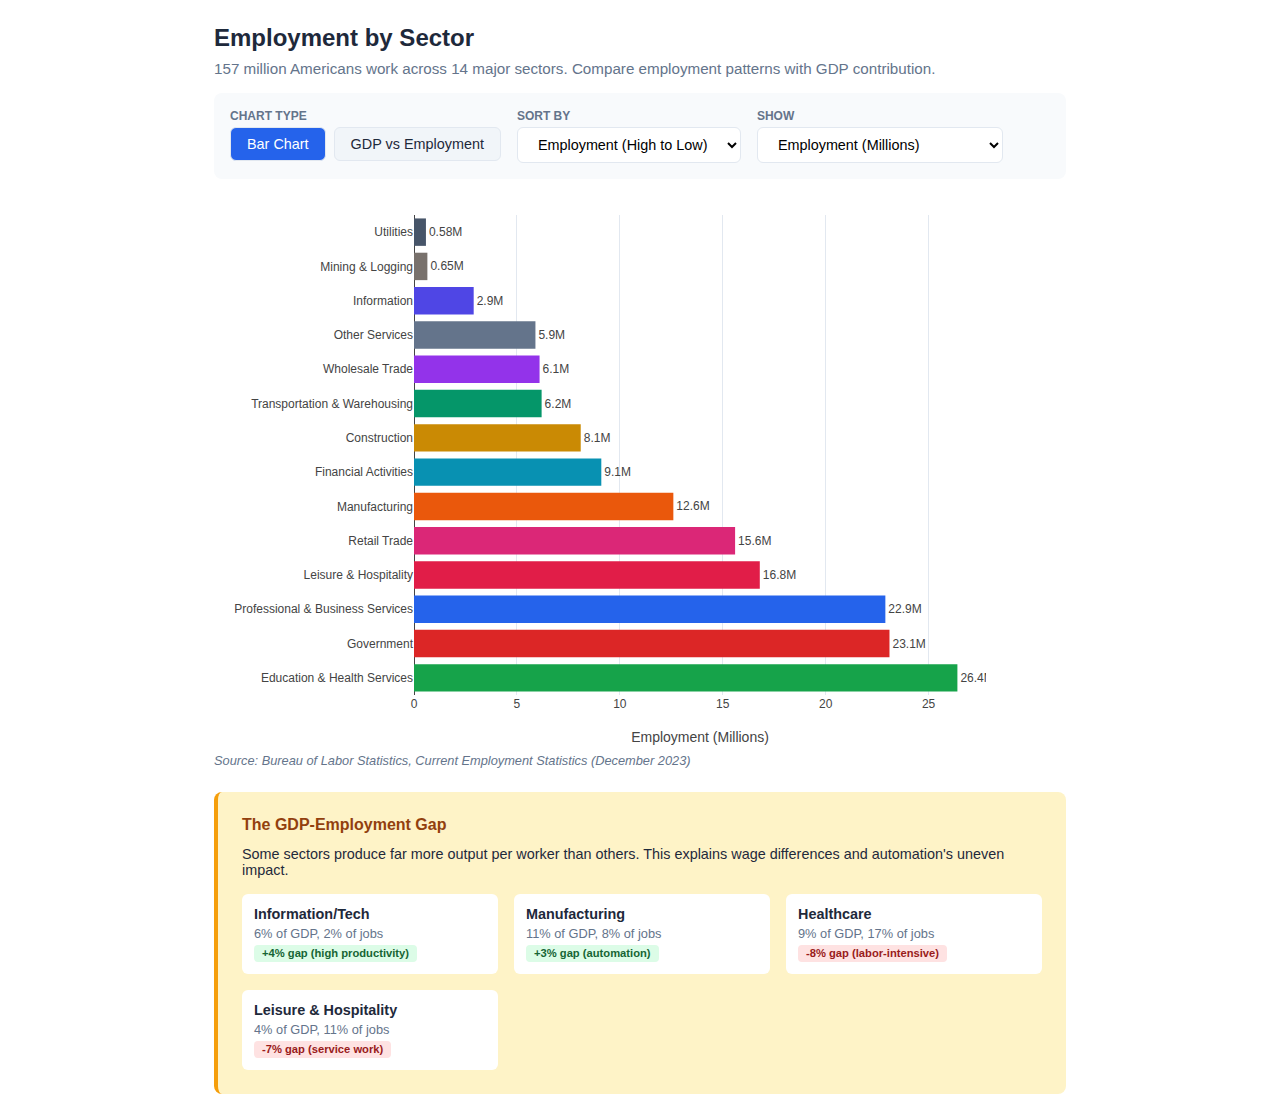
<file: book/_interactive/employment-chart.html>
<!DOCTYPE html>
<html lang="en">
<head>
    <meta charset="UTF-8">
    <meta name="viewport" content="width=device-width, initial-scale=1.0">
    <title>Employment by Sector - Interactive Chart</title>
    <script src="https://cdn.plot.ly/plotly-2.27.0.min.js"></script>
    <style>
        * {
            margin: 0;
            padding: 0;
            box-sizing: border-box;
        }
        body {
            font-family: -apple-system, BlinkMacSystemFont, 'Segoe UI', Roboto, sans-serif;
            background: #ffffff;
            color: #1e293b;
        }
        .container {
            max-width: 900px;
            margin: 0 auto;
            padding: 1.5rem;
        }
        .title {
            font-size: 1.5rem;
            font-weight: 700;
            margin-bottom: 0.5rem;
        }
        .subtitle {
            font-size: 0.95rem;
            color: #64748b;
            margin-bottom: 1rem;
        }
        .controls {
            display: flex;
            gap: 1rem;
            flex-wrap: wrap;
            margin-bottom: 1rem;
            padding: 1rem;
            background: #f8fafc;
            border-radius: 8px;
        }
        .control-group {
            display: flex;
            flex-direction: column;
            gap: 0.25rem;
        }
        .control-label {
            font-size: 0.75rem;
            font-weight: 600;
            text-transform: uppercase;
            color: #64748b;
        }
        select, button {
            padding: 0.5rem 1rem;
            border: 1px solid #e2e8f0;
            border-radius: 6px;
            font-size: 0.9rem;
            background: white;
            cursor: pointer;
        }
        button {
            background: #2563eb;
            color: white;
            border: none;
            font-weight: 500;
        }
        button:hover {
            background: #1d4ed8;
        }
        button.active {
            background: #1e40af;
        }
        .btn-group {
            display: flex;
            gap: 0.5rem;
        }
        .btn-secondary {
            background: #f1f5f9;
            color: #1e293b;
            border: 1px solid #e2e8f0;
        }
        .btn-secondary:hover {
            background: #e2e8f0;
        }
        .btn-secondary.active {
            background: #2563eb;
            color: white;
        }
        #chart {
            width: 100%;
            height: 550px;
        }
        .source {
            font-size: 0.8rem;
            color: #64748b;
            font-style: italic;
            margin-top: 0.5rem;
        }
        .gap-analysis {
            margin-top: 1.5rem;
            padding: 1.5rem;
            background: #fef3c7;
            border-radius: 8px;
            border-left: 4px solid #f59e0b;
        }
        .gap-title {
            font-weight: 700;
            color: #92400e;
            margin-bottom: 0.75rem;
        }
        .gap-grid {
            display: grid;
            grid-template-columns: repeat(auto-fit, minmax(200px, 1fr));
            gap: 1rem;
        }
        .gap-item {
            padding: 0.75rem;
            background: white;
            border-radius: 6px;
        }
        .gap-sector {
            font-weight: 600;
            font-size: 0.9rem;
        }
        .gap-stat {
            font-size: 0.8rem;
            color: #64748b;
            margin-top: 0.25rem;
        }
        .gap-indicator {
            display: inline-block;
            padding: 0.15rem 0.5rem;
            border-radius: 4px;
            font-size: 0.7rem;
            font-weight: 600;
            margin-top: 0.25rem;
        }
        .gap-high {
            background: #dcfce7;
            color: #166534;
        }
        .gap-low {
            background: #fee2e2;
            color: #991b1b;
        }
    </style>
</head>
<body>
    <div class="container">
        <h1 class="title">Employment by Sector</h1>
        <p class="subtitle">157 million Americans work across 14 major sectors. Compare employment patterns with GDP contribution.</p>

        <div class="controls">
            <div class="control-group">
                <label class="control-label">Chart Type</label>
                <div class="btn-group">
                    <button id="btnBar" class="btn-secondary active" onclick="setChartType('bar')">Bar Chart</button>
                    <button id="btnScatter" class="btn-secondary" onclick="setChartType('scatter')">GDP vs Employment</button>
                </div>
            </div>
            <div class="control-group">
                <label class="control-label">Sort By</label>
                <select id="sortBy" onchange="updateChart()">
                    <option value="employment">Employment (High to Low)</option>
                    <option value="gdp">GDP Share</option>
                    <option value="productivity">Productivity</option>
                    <option value="alphabetical">Alphabetical</option>
                </select>
            </div>
            <div class="control-group">
                <label class="control-label">Show</label>
                <select id="showMetric" onchange="updateChart()">
                    <option value="employment">Employment (Millions)</option>
                    <option value="share">Employment Share (%)</option>
                    <option value="both">Compare GDP & Employment</option>
                </select>
            </div>
        </div>

        <div id="chart"></div>

        <p class="source">Source: Bureau of Labor Statistics, Current Employment Statistics (December 2023)</p>

        <div class="gap-analysis">
            <div class="gap-title">The GDP-Employment Gap</div>
            <p style="margin-bottom: 1rem; font-size: 0.9rem;">Some sectors produce far more output per worker than others. This explains wage differences and automation's uneven impact.</p>
            <div class="gap-grid">
                <div class="gap-item">
                    <div class="gap-sector">Information/Tech</div>
                    <div class="gap-stat">6% of GDP, 2% of jobs</div>
                    <div class="gap-indicator gap-high">+4% gap (high productivity)</div>
                </div>
                <div class="gap-item">
                    <div class="gap-sector">Manufacturing</div>
                    <div class="gap-stat">11% of GDP, 8% of jobs</div>
                    <div class="gap-indicator gap-high">+3% gap (automation)</div>
                </div>
                <div class="gap-item">
                    <div class="gap-sector">Healthcare</div>
                    <div class="gap-stat">9% of GDP, 17% of jobs</div>
                    <div class="gap-indicator gap-low">-8% gap (labor-intensive)</div>
                </div>
                <div class="gap-item">
                    <div class="gap-sector">Leisure & Hospitality</div>
                    <div class="gap-stat">4% of GDP, 11% of jobs</div>
                    <div class="gap-indicator gap-low">-7% gap (service work)</div>
                </div>
            </div>
        </div>
    </div>

    <script>
        const sectorData = [
            {name: "Education & Health Services", employment: 26.4, empShare: 16.8, gdpShare: 9.0, color: "#16a34a"},
            {name: "Government", employment: 23.1, empShare: 14.7, gdpShare: 11.0, color: "#dc2626"},
            {name: "Professional & Business Services", employment: 22.9, empShare: 14.6, gdpShare: 13.0, color: "#2563eb"},
            {name: "Leisure & Hospitality", employment: 16.8, empShare: 10.7, gdpShare: 4.0, color: "#e11d48"},
            {name: "Retail Trade", employment: 15.6, empShare: 9.9, gdpShare: 6.0, color: "#db2777"},
            {name: "Manufacturing", employment: 12.6, empShare: 8.0, gdpShare: 11.0, color: "#ea580c"},
            {name: "Financial Activities", employment: 9.1, empShare: 5.8, gdpShare: 8.0, color: "#0891b2"},
            {name: "Construction", employment: 8.1, empShare: 5.2, gdpShare: 4.0, color: "#ca8a04"},
            {name: "Transportation & Warehousing", employment: 6.2, empShare: 3.9, gdpShare: 3.5, color: "#059669"},
            {name: "Wholesale Trade", employment: 6.1, empShare: 3.9, gdpShare: 6.0, color: "#9333ea"},
            {name: "Other Services", employment: 5.9, empShare: 3.8, gdpShare: 2.0, color: "#64748b"},
            {name: "Information", employment: 2.9, empShare: 1.8, gdpShare: 6.0, color: "#4f46e5"},
            {name: "Mining & Logging", employment: 0.65, empShare: 0.4, gdpShare: 1.4, color: "#78716c"},
            {name: "Utilities", employment: 0.58, empShare: 0.4, gdpShare: 1.6, color: "#475569"}
        ];

        // Calculate productivity (GDP per worker proxy - keep as number for sorting)
        sectorData.forEach(d => {
            d.productivity = d.gdpShare / d.empShare;
        });

        let chartType = 'bar';

        function setChartType(type) {
            chartType = type;
            document.getElementById('btnBar').classList.toggle('active', type === 'bar');
            document.getElementById('btnScatter').classList.toggle('active', type === 'scatter');
            updateChart();
        }

        function updateChart() {
            if (chartType === 'scatter') {
                renderScatterPlot();
            } else {
                renderBarChart();
            }
        }

        function renderBarChart() {
            const sortBy = document.getElementById('sortBy').value;
            const showMetric = document.getElementById('showMetric').value;

            let sortedData = [...sectorData];
            switch(sortBy) {
                case 'employment':
                    sortedData.sort((a, b) => b.employment - a.employment);
                    break;
                case 'gdp':
                    sortedData.sort((a, b) => b.gdpShare - a.gdpShare);
                    break;
                case 'productivity':
                    sortedData.sort((a, b) => b.productivity - a.productivity);
                    break;
                case 'alphabetical':
                    sortedData.sort((a, b) => a.name.localeCompare(b.name));
                    break;
            }

            const traces = [];

            if (showMetric === 'employment' || showMetric === 'both') {
                traces.push({
                    type: 'bar',
                    name: 'Employment (M)',
                    y: sortedData.map(d => d.name),
                    x: sortedData.map(d => d.employment),
                    orientation: 'h',
                    marker: {
                        color: sortedData.map(d => d.color),
                        line: { width: 0 }
                    },
                    text: sortedData.map(d => `${d.employment}M`),
                    textposition: 'outside',
                    hovertemplate: '<b>%{y}</b><br>Employment: %{x:.1f}M workers<extra></extra>'
                });
            }

            if (showMetric === 'share') {
                traces.push({
                    type: 'bar',
                    name: 'Employment Share (%)',
                    y: sortedData.map(d => d.name),
                    x: sortedData.map(d => d.empShare),
                    orientation: 'h',
                    marker: {
                        color: sortedData.map(d => d.color),
                        line: { width: 0 }
                    },
                    text: sortedData.map(d => `${d.empShare}%`),
                    textposition: 'outside',
                    hovertemplate: '<b>%{y}</b><br>Employment Share: %{x:.1f}%<extra></extra>'
                });
            }

            if (showMetric === 'both') {
                traces[0].marker.color = '#2563eb';
                traces[0].name = 'Employment Share (%)';
                traces[0].x = sortedData.map(d => d.empShare);
                traces[0].text = sortedData.map(d => `${d.empShare}%`);

                traces.push({
                    type: 'bar',
                    name: 'GDP Share (%)',
                    y: sortedData.map(d => d.name),
                    x: sortedData.map(d => d.gdpShare),
                    orientation: 'h',
                    marker: {
                        color: '#16a34a',
                        line: { width: 0 }
                    },
                    text: sortedData.map(d => `${d.gdpShare}%`),
                    textposition: 'outside',
                    hovertemplate: '<b>%{y}</b><br>GDP Share: %{x:.1f}%<extra></extra>'
                });
            }

            const layout = {
                margin: { l: 200, r: 80, t: 20, b: 50 },
                xaxis: {
                    title: showMetric === 'employment' ? 'Employment (Millions)' : 'Share (%)',
                    gridcolor: '#e2e8f0'
                },
                yaxis: {
                    automargin: true
                },
                barmode: showMetric === 'both' ? 'group' : 'relative',
                showlegend: showMetric === 'both',
                legend: {
                    orientation: 'h',
                    y: 1.02,
                    x: 0.5,
                    xanchor: 'center'
                },
                font: {
                    family: '-apple-system, BlinkMacSystemFont, "Segoe UI", Roboto, sans-serif'
                },
                plot_bgcolor: 'white',
                paper_bgcolor: 'white'
            };

            Plotly.newPlot('chart', traces, layout, {responsive: true, displaylogo: false});
        }

        function renderScatterPlot() {
            const trace = {
                type: 'scatter',
                mode: 'markers+text',
                x: sectorData.map(d => d.empShare),
                y: sectorData.map(d => d.gdpShare),
                text: sectorData.map(d => d.name.split(' ')[0]),
                textposition: 'top center',
                marker: {
                    size: sectorData.map(d => Math.sqrt(d.employment) * 8),
                    color: sectorData.map(d => d.color),
                    line: { width: 2, color: 'white' }
                },
                customdata: sectorData.map(d => [d.name, d.employment, d.productivity]),
                hovertemplate: '<b>%{customdata[0]}</b><br>Employment Share: %{x:.1f}%<br>GDP Share: %{y:.1f}%<br>Workers: %{customdata[1]}M<br>Productivity Index: %{customdata[2]}<extra></extra>'
            };

            // Add diagonal line (equal productivity)
            const diagLine = {
                type: 'scatter',
                mode: 'lines',
                x: [0, 18],
                y: [0, 18],
                line: { color: '#94a3b8', dash: 'dash', width: 1 },
                showlegend: false,
                hoverinfo: 'skip'
            };

            const layout = {
                margin: { l: 60, r: 40, t: 40, b: 60 },
                xaxis: {
                    title: 'Employment Share (%)',
                    range: [0, 18],
                    gridcolor: '#e2e8f0',
                    zeroline: false
                },
                yaxis: {
                    title: 'GDP Share (%)',
                    range: [0, 18],
                    gridcolor: '#e2e8f0',
                    zeroline: false
                },
                annotations: [
                    {
                        x: 15,
                        y: 3,
                        text: 'Labor-intensive<br>(below line)',
                        showarrow: false,
                        font: { size: 11, color: '#64748b' }
                    },
                    {
                        x: 3,
                        y: 15,
                        text: 'High productivity<br>(above line)',
                        showarrow: false,
                        font: { size: 11, color: '#64748b' }
                    }
                ],
                font: {
                    family: '-apple-system, BlinkMacSystemFont, "Segoe UI", Roboto, sans-serif'
                },
                plot_bgcolor: 'white',
                paper_bgcolor: 'white',
                showlegend: false
            };

            Plotly.newPlot('chart', [diagLine, trace], layout, {responsive: true, displaylogo: false});
        }

        // Initial render
        updateChart();
    </script>
</body>
</html>
</file>
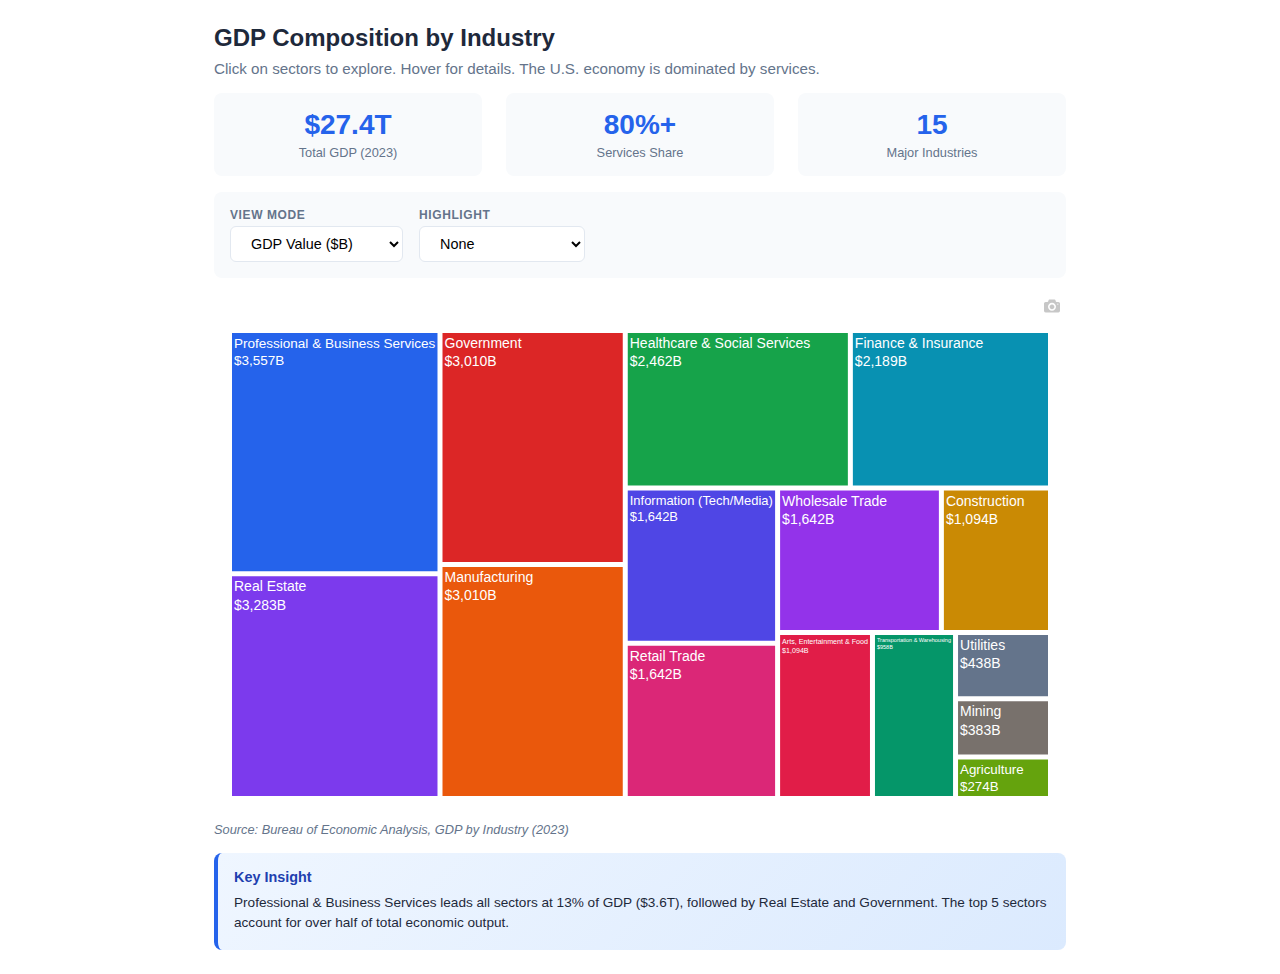
<file: book/_interactive/gdp-treemap.html>
<!DOCTYPE html>
<html lang="en">
<head>
    <meta charset="UTF-8">
    <meta name="viewport" content="width=device-width, initial-scale=1.0">
    <title>GDP Composition by Industry - Interactive Treemap</title>
    <script src="https://cdn.plot.ly/plotly-2.27.0.min.js"></script>
    <style>
        * {
            margin: 0;
            padding: 0;
            box-sizing: border-box;
        }
        body {
            font-family: -apple-system, BlinkMacSystemFont, 'Segoe UI', Roboto, sans-serif;
            background: #ffffff;
            color: #1e293b;
        }
        .container {
            max-width: 900px;
            margin: 0 auto;
            padding: 1.5rem;
        }
        .title {
            font-size: 1.5rem;
            font-weight: 700;
            margin-bottom: 0.5rem;
            color: #1e293b;
        }
        .subtitle {
            font-size: 0.95rem;
            color: #64748b;
            margin-bottom: 1rem;
        }
        .controls {
            display: flex;
            gap: 1rem;
            flex-wrap: wrap;
            margin-bottom: 1rem;
            padding: 1rem;
            background: #f8fafc;
            border-radius: 8px;
        }
        .control-group {
            display: flex;
            flex-direction: column;
            gap: 0.25rem;
        }
        .control-label {
            font-size: 0.75rem;
            font-weight: 600;
            text-transform: uppercase;
            letter-spacing: 0.05em;
            color: #64748b;
        }
        select {
            padding: 0.5rem 1rem;
            border: 1px solid #e2e8f0;
            border-radius: 6px;
            font-size: 0.9rem;
            background: white;
            cursor: pointer;
            min-width: 150px;
        }
        select:hover {
            border-color: #2563eb;
        }
        #treemap {
            width: 100%;
            height: 520px;
        }
        .source {
            font-size: 0.8rem;
            color: #64748b;
            font-style: italic;
            margin-top: 0.5rem;
        }
        .insight-box {
            margin-top: 1rem;
            padding: 1rem;
            background: linear-gradient(135deg, #eff6ff 0%, #dbeafe 100%);
            border-radius: 8px;
            border-left: 4px solid #2563eb;
        }
        .insight-title {
            font-weight: 600;
            font-size: 0.9rem;
            margin-bottom: 0.5rem;
            color: #1e40af;
        }
        .insight-text {
            font-size: 0.85rem;
            color: #1e293b;
            line-height: 1.5;
        }
        .stats-row {
            display: flex;
            gap: 1.5rem;
            margin-bottom: 1rem;
            flex-wrap: wrap;
        }
        .stat-card {
            flex: 1;
            min-width: 150px;
            padding: 1rem;
            background: #f8fafc;
            border-radius: 8px;
            text-align: center;
        }
        .stat-value {
            font-size: 1.75rem;
            font-weight: 700;
            color: #2563eb;
        }
        .stat-label {
            font-size: 0.8rem;
            color: #64748b;
            margin-top: 0.25rem;
        }
    </style>
</head>
<body>
    <div class="container">
        <h1 class="title">GDP Composition by Industry</h1>
        <p class="subtitle">Click on sectors to explore. Hover for details. The U.S. economy is dominated by services.</p>

        <div class="stats-row">
            <div class="stat-card">
                <div class="stat-value">$27.4T</div>
                <div class="stat-label">Total GDP (2023)</div>
            </div>
            <div class="stat-card">
                <div class="stat-value">80%+</div>
                <div class="stat-label">Services Share</div>
            </div>
            <div class="stat-card">
                <div class="stat-value">15</div>
                <div class="stat-label">Major Industries</div>
            </div>
        </div>

        <div class="controls">
            <div class="control-group">
                <label class="control-label">View Mode</label>
                <select id="viewMode" onchange="updateChart()">
                    <option value="gdp">GDP Value ($B)</option>
                    <option value="share">GDP Share (%)</option>
                    <option value="employment">Employment (M)</option>
                    <option value="productivity">Output per Worker</option>
                </select>
            </div>
            <div class="control-group">
                <label class="control-label">Highlight</label>
                <select id="highlight" onchange="updateChart()">
                    <option value="none">None</option>
                    <option value="services">Services Sectors</option>
                    <option value="goods">Goods-Producing</option>
                    <option value="high-productivity">High Productivity</option>
                </select>
            </div>
        </div>

        <div id="treemap"></div>

        <p class="source">Source: Bureau of Economic Analysis, GDP by Industry (2023)</p>

        <div class="insight-box">
            <div class="insight-title">Key Insight</div>
            <div class="insight-text" id="insightText">
                Professional & Business Services leads all sectors at 13% of GDP, followed by Real Estate and Government.
                Manufacturing, despite contributing 11% of GDP, employs only 8% of workers - reflecting high productivity
                through automation and capital investment.
            </div>
        </div>
    </div>

    <script>
        const data = {
            byIndustry: [
                {name: "Professional & Business Services", value: 3557, share: 13.0, employment: 22.9, color: "#2563eb", type: "services"},
                {name: "Real Estate", value: 3283, share: 12.0, employment: 2.3, color: "#7c3aed", type: "services"},
                {name: "Government", value: 3010, share: 11.0, employment: 23.1, color: "#dc2626", type: "services"},
                {name: "Manufacturing", value: 3010, share: 11.0, employment: 12.6, color: "#ea580c", type: "goods"},
                {name: "Healthcare & Social Services", value: 2462, share: 9.0, employment: 26.4, color: "#16a34a", type: "services"},
                {name: "Finance & Insurance", value: 2189, share: 8.0, employment: 9.1, color: "#0891b2", type: "services"},
                {name: "Information (Tech/Media)", value: 1642, share: 6.0, employment: 2.9, color: "#4f46e5", type: "services"},
                {name: "Retail Trade", value: 1642, share: 6.0, employment: 15.6, color: "#db2777", type: "services"},
                {name: "Wholesale Trade", value: 1642, share: 6.0, employment: 6.1, color: "#9333ea", type: "services"},
                {name: "Construction", value: 1094, share: 4.0, employment: 8.1, color: "#ca8a04", type: "goods"},
                {name: "Arts, Entertainment & Food", value: 1094, share: 4.0, employment: 16.8, color: "#e11d48", type: "services"},
                {name: "Transportation & Warehousing", value: 958, share: 3.5, employment: 6.2, color: "#059669", type: "services"},
                {name: "Utilities", value: 438, share: 1.6, employment: 0.58, color: "#64748b", type: "goods"},
                {name: "Mining", value: 383, share: 1.4, employment: 0.65, color: "#78716c", type: "goods"},
                {name: "Agriculture", value: 274, share: 1.0, employment: 2.6, color: "#65a30d", type: "goods"}
            ]
        };

        // Calculate productivity for each industry (keep as number for sorting)
        data.byIndustry.forEach(d => {
            d.productivity = Math.round(d.value / d.employment);
        });

        const insights = {
            gdp: "Professional & Business Services leads all sectors at 13% of GDP ($3.6T), followed by Real Estate and Government. The top 5 sectors account for over half of total economic output.",
            share: "Services dominate the American economy with over 80% of GDP. Goods-producing sectors (Manufacturing, Construction, Mining, Agriculture, Utilities) together contribute less than 20%.",
            employment: "Healthcare employs the most Americans (26.4M), followed by Government (23.1M) and Professional Services (22.9M). The employment distribution is very different from the GDP distribution.",
            productivity: "Information/Tech produces $566K per worker - nearly 6x the economy-wide average. Manufacturing ($239K) is also highly productive. Leisure & Hospitality ($65K) and Retail ($105K) are labor-intensive with lower output per worker."
        };

        function updateChart() {
            const viewMode = document.getElementById('viewMode').value;
            const highlight = document.getElementById('highlight').value;

            let values, textTemplate, hoverTemplate, colorScale;

            // Sort data based on view mode
            let sortedData = [...data.byIndustry];

            switch(viewMode) {
                case 'gdp':
                    sortedData.sort((a, b) => b.value - a.value);
                    values = sortedData.map(d => d.value);
                    textTemplate = '%{label}<br>$%{value:,.0f}B';
                    hoverTemplate = '<b>%{label}</b><br>GDP: $%{value:,.0f}B<br>Share: %{customdata[0]}%<br>Employment: %{customdata[1]}M<extra></extra>';
                    break;
                case 'share':
                    sortedData.sort((a, b) => b.share - a.share);
                    values = sortedData.map(d => d.share);
                    textTemplate = '%{label}<br>%{value:.1f}%';
                    hoverTemplate = '<b>%{label}</b><br>GDP Share: %{value:.1f}%<br>GDP: $%{customdata[2]:,.0f}B<extra></extra>';
                    break;
                case 'employment':
                    sortedData.sort((a, b) => b.employment - a.employment);
                    values = sortedData.map(d => d.employment);
                    textTemplate = '%{label}<br>%{value:.1f}M';
                    hoverTemplate = '<b>%{label}</b><br>Employment: %{value:.1f}M workers<br>GDP: $%{customdata[2]:,.0f}B<br>Productivity: $%{customdata[3]}K/worker<extra></extra>';
                    break;
                case 'productivity':
                    sortedData.sort((a, b) => b.productivity - a.productivity);
                    values = sortedData.map(d => parseFloat(d.productivity));
                    textTemplate = '%{label}<br>$%{value:,.0f}K';
                    hoverTemplate = '<b>%{label}</b><br>Output/Worker: $%{value:,.0f}K<br>GDP: $%{customdata[2]:,.0f}B<br>Employment: %{customdata[1]}M<extra></extra>';
                    break;
            }

            // Apply highlighting
            let colors = sortedData.map(d => {
                if (highlight === 'none') return d.color;
                if (highlight === 'services' && d.type === 'services') return d.color;
                if (highlight === 'goods' && d.type === 'goods') return d.color;
                if (highlight === 'high-productivity' && parseFloat(d.productivity) > 150) return d.color;
                return '#d1d5db';  // Gray out non-highlighted
            });

            const trace = {
                type: 'treemap',
                labels: sortedData.map(d => d.name),
                parents: sortedData.map(() => ''),
                values: values,
                customdata: sortedData.map(d => [d.share, d.employment, d.value, d.productivity]),
                texttemplate: textTemplate,
                hovertemplate: hoverTemplate,
                marker: {
                    colors: colors,
                    line: {
                        width: 2,
                        color: 'white'
                    }
                },
                textfont: {
                    size: 14,
                    color: 'white'
                },
                pathbar: {
                    visible: false
                }
            };

            const layout = {
                margin: {t: 10, l: 10, r: 10, b: 10},
                font: {
                    family: '-apple-system, BlinkMacSystemFont, "Segoe UI", Roboto, sans-serif'
                }
            };

            const config = {
                responsive: true,
                displayModeBar: true,
                modeBarButtonsToRemove: ['lasso2d', 'select2d'],
                displaylogo: false
            };

            Plotly.newPlot('treemap', [trace], layout, config);

            // Update insight text
            document.getElementById('insightText').textContent = insights[viewMode];
        }

        // Initial render
        updateChart();
    </script>
</body>
</html>
</file>
